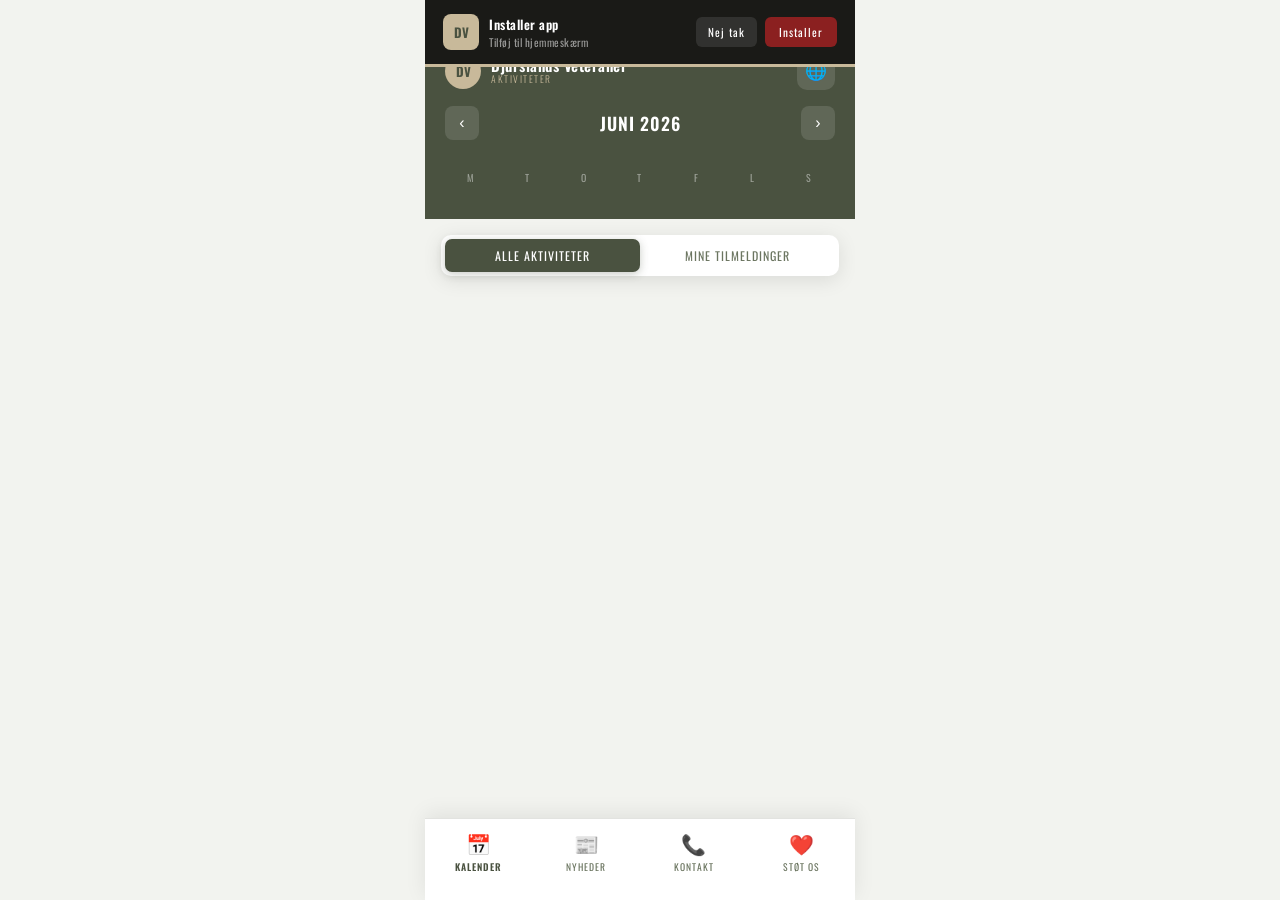
<file: aktiviteter-app.html>
<!DOCTYPE html>
<html lang="da">
<head>
<meta charset="UTF-8">
<meta name="viewport" content="width=device-width, initial-scale=1.0, user-scalable=no">
<meta name="apple-mobile-web-app-capable" content="yes">
<meta name="apple-mobile-web-app-status-bar-style" content="black-translucent">
<meta name="apple-mobile-web-app-title" content="DV Aktiviteter">
<meta name="theme-color" content="#4a5240">
<title>DV Aktiviteter</title>
<link rel="manifest" href="./manifest.json">
<link rel="apple-touch-icon" href="[data-uri]">
<meta name="mobile-web-app-capable" content="yes">
<link rel="preconnect" href="https://fonts.googleapis.com">
<link href="https://fonts.googleapis.com/css2?family=Oswald:wght@300;400;600;700&family=Inter:wght@300;400;500;600&display=swap" rel="stylesheet">
<style>
  :root {
    --olive:     #4a5240;
    --olive-l:   #6b7560;
    --olive-pale:#eceee8;
    --sand:      #c8b99a;
    --red:       #8b2020;
    --white:     #fafaf8;
    --dark:      #1a1a17;
    --mid:       #3d3d38;
    --border:    rgba(74,82,64,0.16);
    --bg:        #f2f3ef;
    --radius:    12px;
    --shadow:    0 4px 20px rgba(0,0,0,0.1);
  }

  * { margin:0; padding:0; box-sizing:border-box; -webkit-tap-highlight-color: transparent; }
  html, body { height: 100%; overflow: hidden; }

  body {
    font-family: 'Inter', system-ui, sans-serif;
    background: var(--bg);
    color: var(--dark);
    display: flex;
    flex-direction: column;
    max-width: 430px;
    margin: 0 auto;
    position: relative;
  }

  /* ── TOP BAR ── */
  .topbar {
    background: var(--olive);
    padding: 52px 20px 16px;
    flex-shrink: 0;
  }
  .topbar-row {
    display: flex;
    align-items: center;
    justify-content: space-between;
    margin-bottom: 16px;
  }
  .topbar-logo {
    display: flex; align-items: center; gap: 10px;
  }
  .topbar-badge {
    width: 36px; height: 36px;
    background: var(--sand);
    border-radius: 50%;
    display: flex; align-items: center; justify-content: center;
    font-family: 'Oswald', sans-serif;
    font-size: 13px; font-weight: 700;
    color: var(--olive);
  }
  .topbar-name {
    font-family: 'Oswald', sans-serif;
    font-size: 0.95rem; font-weight: 600;
    color: white;
    letter-spacing: 0.5px;
    line-height: 1.2;
  }
  .topbar-name span {
    display: block;
    font-size: 0.6rem; font-weight: 300;
    color: var(--sand);
    letter-spacing: 1.5px;
    text-transform: uppercase;
  }
  .topbar-icon-btn {
    background: rgba(255,255,255,0.12);
    border: none; border-radius: 10px;
    width: 38px; height: 38px;
    display: flex; align-items: center; justify-content: center;
    font-size: 1.1rem; cursor: pointer;
    color: white;
    transition: background 0.15s;
  }
  .topbar-icon-btn:hover { background: rgba(255,255,255,0.22); }

  /* Month nav */
  .month-nav {
    display: flex; align-items: center; justify-content: space-between;
  }
  .month-nav button {
    background: rgba(255,255,255,0.12);
    border: none; border-radius: 8px;
    width: 34px; height: 34px;
    color: white; font-size: 1rem;
    cursor: pointer;
    display: flex; align-items: center; justify-content: center;
    transition: background 0.15s;
  }
  .month-nav button:hover { background: rgba(255,255,255,0.25); }
  .month-label {
    font-family: 'Oswald', sans-serif;
    font-size: 1.1rem; font-weight: 600;
    color: white;
    letter-spacing: 1px;
    text-transform: uppercase;
  }

  /* ── MINI CALENDAR ── */
  .cal-wrap {
    background: var(--olive);
    padding: 0 20px 20px;
    flex-shrink: 0;
  }
  .cal-grid {
    display: grid;
    grid-template-columns: repeat(7, 1fr);
    gap: 4px;
    margin-top: 10px;
  }
  .cal-dow {
    font-family: 'Oswald', sans-serif;
    font-size: 0.62rem;
    letter-spacing: 1px;
    text-transform: uppercase;
    color: rgba(255,255,255,0.45);
    text-align: center;
    padding: 4px 0;
  }
  .cal-day {
    aspect-ratio: 1;
    display: flex; flex-direction: column;
    align-items: center; justify-content: center;
    border-radius: 8px;
    cursor: pointer;
    transition: background 0.15s;
    position: relative;
  }
  .cal-day:hover { background: rgba(255,255,255,0.12); }
  .cal-day.today { background: rgba(255,255,255,0.18); }
  .cal-day.selected { background: var(--red); }
  .cal-day.other-month { opacity: 0.28; }
  .cal-day-num {
    font-size: 0.82rem; font-weight: 500;
    color: white;
    line-height: 1;
  }
  .cal-dot {
    width: 5px; height: 5px;
    background: var(--sand);
    border-radius: 50%;
    margin-top: 2px;
  }
  .cal-day.selected .cal-dot { background: white; }

  /* ── SCROLL AREA ── */
  .scroll-area {
    flex: 1;
    overflow-y: auto;
    -webkit-overflow-scrolling: touch;
    padding: 16px;
    padding-bottom: 90px;
  }

  /* ── VIEW TOGGLE ── */
  .view-toggle {
    display: flex;
    background: white;
    border-radius: 10px;
    padding: 4px;
    margin-bottom: 16px;
    box-shadow: var(--shadow);
  }
  .vt-btn {
    flex: 1;
    padding: 8px;
    border: none; border-radius: 7px;
    font-family: 'Oswald', sans-serif;
    font-size: 0.75rem;
    letter-spacing: 1px;
    text-transform: uppercase;
    color: var(--olive-l);
    background: transparent;
    cursor: pointer;
    transition: all 0.15s;
  }
  .vt-btn.active {
    background: var(--olive);
    color: white;
    box-shadow: 0 2px 8px rgba(74,82,64,0.3);
  }

  /* ── SECTION LABEL ── */
  .sec-lbl {
    font-family: 'Oswald', sans-serif;
    font-size: 0.68rem;
    letter-spacing: 2px;
    text-transform: uppercase;
    color: var(--olive-l);
    margin: 20px 0 10px 4px;
  }
  .sec-lbl:first-child { margin-top: 0; }

  /* ── AKTIVITET KORT ── */
  .ak-card {
    background: white;
    border-radius: var(--radius);
    box-shadow: var(--shadow);
    margin-bottom: 12px;
    overflow: hidden;
    cursor: pointer;
    transition: transform 0.15s, box-shadow 0.15s;
    display: flex;
    min-height: 90px;
  }
  .ak-card:hover, .ak-card:active { transform: scale(0.985); box-shadow: 0 2px 12px rgba(0,0,0,0.08); }

  .ak-date-col {
    width: 64px;
    background: var(--olive);
    display: flex; flex-direction: column;
    align-items: center; justify-content: center;
    flex-shrink: 0;
    padding: 12px 8px;
  }
  .ak-date-col .day {
    font-family: 'Oswald', sans-serif;
    font-size: 1.6rem; font-weight: 700;
    color: white;
    line-height: 1;
  }
  .ak-date-col .mth {
    font-family: 'Oswald', sans-serif;
    font-size: 0.6rem;
    letter-spacing: 1.5px;
    text-transform: uppercase;
    color: var(--sand);
    margin-top: 2px;
  }
  .ak-date-col .dow {
    font-size: 0.55rem;
    color: rgba(255,255,255,0.5);
    margin-top: 4px;
    font-weight: 300;
  }

  .ak-body {
    flex: 1;
    padding: 14px 16px;
    display: flex;
    flex-direction: column;
    justify-content: space-between;
  }
  .ak-top { }
  .ak-type {
    font-family: 'Oswald', sans-serif;
    font-size: 0.6rem;
    letter-spacing: 1.5px;
    text-transform: uppercase;
    color: var(--red);
    margin-bottom: 3px;
  }
  .ak-title {
    font-family: 'Oswald', sans-serif;
    font-size: 1rem; font-weight: 600;
    color: var(--dark);
    line-height: 1.25;
    margin-bottom: 4px;
  }
  .ak-meta {
    font-size: 0.73rem;
    color: var(--olive-l);
    display: flex; gap: 10px;
    flex-wrap: wrap;
  }
  .ak-arrow {
    font-size: 1.1rem;
    color: var(--olive-l);
    display: flex; align-items: center;
    margin-left: 8px;
    flex-shrink: 0;
  }
  .ak-badge {
    display: inline-block;
    font-family: 'Oswald', sans-serif;
    font-size: 0.58rem;
    letter-spacing: 1px;
    text-transform: uppercase;
    padding: 2px 7px;
    border-radius: 3px;
    background: var(--olive-pale);
    color: var(--olive);
    margin-top: 4px;
  }
  .ak-badge.red { background: #fde8e8; color: var(--red); }
  .ak-badge.full { background: #f0f0f0; color: #888; }

  /* ── BOTTOM NAV ── */
  .bottom-nav {
    position: fixed;
    bottom: 0; left: 50%;
    transform: translateX(-50%);
    width: 100%;
    max-width: 430px;
    background: white;
    border-top: 1px solid var(--border);
    display: flex;
    padding: 8px 0 20px;
    box-shadow: 0 -4px 20px rgba(0,0,0,0.08);
    z-index: 100;
  }
  .bn-item {
    flex: 1;
    display: flex; flex-direction: column;
    align-items: center; justify-content: center;
    gap: 3px;
    padding: 6px;
    cursor: pointer;
    border: none; background: none;
    transition: all 0.15s;
  }
  .bn-icon { font-size: 1.25rem; }
  .bn-lbl {
    font-family: 'Oswald', sans-serif;
    font-size: 0.6rem;
    letter-spacing: 1px;
    text-transform: uppercase;
    color: var(--olive-l);
  }
  .bn-item.active .bn-lbl { color: var(--olive); font-weight: 600; }
  .bn-item.active .bn-icon { filter: saturate(1.5); }

  /* ── TILMELDING SHEET ── */
  .sheet-overlay {
    display: none;
    position: fixed;
    inset: 0;
    background: rgba(0,0,0,0.5);
    z-index: 500;
    backdrop-filter: blur(3px);
  }
  .sheet-overlay.open { display: flex; align-items: flex-end; }
  .sheet {
    background: var(--white);
    border-radius: 24px 24px 0 0;
    width: 100%;
    max-width: 430px;
    margin: 0 auto;
    overflow: hidden;
    transform: translateY(100%);
    transition: transform 0.35s cubic-bezier(0.34, 1.26, 0.64, 1);
    max-height: 92vh;
    overflow-y: auto;
  }
  .sheet-overlay.open .sheet { transform: translateY(0); }

  .sheet-handle {
    width: 40px; height: 4px;
    background: var(--border);
    border-radius: 2px;
    margin: 14px auto 0;
  }
  .sheet-header {
    padding: 16px 22px 0;
    display: flex; align-items: flex-start; justify-content: space-between;
  }
  .sheet-ev-type {
    font-family: 'Oswald', sans-serif;
    font-size: 0.65rem;
    letter-spacing: 1.8px;
    text-transform: uppercase;
    color: var(--red);
    margin-bottom: 4px;
  }
  .sheet-ev-title {
    font-family: 'Oswald', sans-serif;
    font-size: 1.3rem; font-weight: 600;
    color: var(--dark);
    line-height: 1.2;
  }
  .sheet-close {
    background: var(--olive-pale);
    border: none; border-radius: 50%;
    width: 34px; height: 34px;
    display: flex; align-items: center; justify-content: center;
    font-size: 0.9rem; cursor: pointer;
    color: var(--mid);
    flex-shrink: 0;
    margin-left: 12px;
    transition: background 0.15s;
  }
  .sheet-close:hover { background: var(--border); }

  .sheet-details {
    padding: 16px 22px;
    display: flex; gap: 10px; flex-wrap: wrap;
    border-bottom: 1px solid var(--border);
  }
  .sheet-det-chip {
    display: flex; align-items: center; gap: 6px;
    background: var(--olive-pale);
    border-radius: 8px;
    padding: 7px 12px;
    font-size: 0.8rem;
    color: var(--olive);
  }

  .sheet-desc {
    padding: 16px 22px;
    font-size: 0.88rem;
    color: var(--mid);
    line-height: 1.65;
    border-bottom: 1px solid var(--border);
  }

  .sheet-form {
    padding: 20px 22px 32px;
  }
  .sheet-form h3 {
    font-family: 'Oswald', sans-serif;
    font-size: 0.8rem;
    letter-spacing: 1.5px;
    text-transform: uppercase;
    color: var(--olive);
    margin-bottom: 16px;
  }
  .form-group { margin-bottom: 14px; }
  .form-group label {
    display: block;
    font-size: 0.75rem;
    font-weight: 500;
    color: var(--olive-l);
    margin-bottom: 5px;
    font-family: 'Oswald', sans-serif;
    letter-spacing: 0.8px;
    text-transform: uppercase;
  }
  .form-group input, .form-group select, .form-group textarea {
    width: 100%;
    padding: 12px 14px;
    border: 1.5px solid var(--border);
    border-radius: 10px;
    font-size: 0.9rem;
    color: var(--dark);
    background: white;
    font-family: 'Inter', sans-serif;
    transition: border-color 0.15s;
    -webkit-appearance: none;
  }
  .form-group input:focus, .form-group select:focus, .form-group textarea:focus {
    outline: none;
    border-color: var(--olive);
  }
  .form-group textarea { resize: none; height: 80px; }

  .form-row { display: grid; grid-template-columns: 1fr 1fr; gap: 10px; }

  .submit-btn {
    width: 100%;
    padding: 16px;
    background: var(--olive);
    color: white;
    border: none;
    border-radius: 12px;
    font-family: 'Oswald', sans-serif;
    font-size: 0.95rem;
    letter-spacing: 2px;
    text-transform: uppercase;
    cursor: pointer;
    margin-top: 6px;
    transition: background 0.2s, transform 0.1s;
  }
  .submit-btn:hover { background: #3d4636; }
  .submit-btn:active { transform: scale(0.98); }

  /* ── BEKRÆFTELSE ── */
  .confirm-view {
    display: none;
    padding: 32px 22px 40px;
    text-align: center;
  }
  .confirm-view.show { display: block; }
  .confirm-icon {
    width: 72px; height: 72px;
    background: #e8f0e8;
    border-radius: 50%;
    display: flex; align-items: center; justify-content: center;
    font-size: 2rem;
    margin: 0 auto 20px;
    animation: popIn 0.4s cubic-bezier(0.34, 1.56, 0.64, 1) both;
  }
  @keyframes popIn {
    from { transform: scale(0); opacity: 0; }
    to   { transform: scale(1); opacity: 1; }
  }
  .confirm-title {
    font-family: 'Oswald', sans-serif;
    font-size: 1.5rem; font-weight: 600;
    color: var(--olive);
    margin-bottom: 10px;
  }
  .confirm-sub { font-size: 0.88rem; color: var(--mid); line-height: 1.6; margin-bottom: 24px; }
  .confirm-close {
    padding: 14px 32px;
    background: var(--olive);
    color: white;
    border: none; border-radius: 12px;
    font-family: 'Oswald', sans-serif;
    font-size: 0.88rem;
    letter-spacing: 1.5px;
    text-transform: uppercase;
    cursor: pointer;
  }

  /* ── EMPTY STATE ── */
  .empty-state {
    text-align: center;
    padding: 48px 24px;
    color: var(--olive-l);
  }
  .empty-state .ico { font-size: 3rem; margin-bottom: 14px; }
  .empty-state p { font-size: 0.88rem; font-style: italic; }

  /* ── SCROLL ── */
  .scroll-area::-webkit-scrollbar { display: none; }
</style>
</head>
<body>

<!-- ═══ TOP BAR ═══ -->
<div class="topbar">
  <div class="topbar-row">
    <div class="topbar-logo">
      <div class="topbar-badge">DV</div>
      <div class="topbar-name">
        Djurslands Veteraner
        <span>Aktiviteter</span>
      </div>
    </div>
    <button class="topbar-icon-btn" onclick="goToSite()">🌐</button>
  </div>
  <div class="month-nav">
    <button onclick="changeMonth(-1)">‹</button>
    <div class="month-label" id="month-label">Juni 2026</div>
    <button onclick="changeMonth(1)">›</button>
  </div>
</div>

<!-- ═══ MINI KALENDER ═══ -->
<div class="cal-wrap">
  <div class="cal-grid" id="cal-dow-row">
    <div class="cal-dow">M</div>
    <div class="cal-dow">T</div>
    <div class="cal-dow">O</div>
    <div class="cal-dow">T</div>
    <div class="cal-dow">F</div>
    <div class="cal-dow">L</div>
    <div class="cal-dow">S</div>
  </div>
  <div class="cal-grid" id="cal-grid"></div>
</div>

<!-- ═══ SCROLL AREA ═══ -->
<div class="scroll-area">
  <div class="view-toggle">
    <button class="vt-btn active" id="vt-all" onclick="setView('all')">Alle aktiviteter</button>
    <button class="vt-btn" id="vt-mine" onclick="setView('mine')">Mine tilmeldinger</button>
  </div>
  <div id="activity-list"></div>
</div>

<!-- ═══ BOTTOM NAV ═══ -->
<div class="bottom-nav">
  <button class="bn-item active">
    <div class="bn-icon">📅</div>
    <div class="bn-lbl">Kalender</div>
  </button>
  <button class="bn-item" onclick="goToSite('#nyheder')">
    <div class="bn-icon">📰</div>
    <div class="bn-lbl">Nyheder</div>
  </button>
  <button class="bn-item" onclick="goToSite('#kontakt')">
    <div class="bn-icon">📞</div>
    <div class="bn-lbl">Kontakt</div>
  </button>
  <button class="bn-item" onclick="goToSite('#stoet-os')">
    <div class="bn-icon">❤️</div>
    <div class="bn-lbl">Støt os</div>
  </button>
</div>

<!-- ═══ TILMELDING SHEET ═══ -->
<div class="sheet-overlay" id="sheet-overlay" onclick="closeSheetOverlay(event)">
  <div class="sheet" id="sheet">
    <div class="sheet-handle"></div>

    <!-- Aktivitetsdetaljer + formular -->
    <div id="sheet-content">
      <div class="sheet-header">
        <div>
          <div class="sheet-ev-type" id="sh-type"></div>
          <div class="sheet-ev-title" id="sh-title"></div>
        </div>
        <button class="sheet-close" onclick="closeSheet()">✕</button>
      </div>
      <div class="sheet-details" id="sh-details"></div>
      <div class="sheet-desc" id="sh-desc"></div>
      <div class="sheet-form">
        <h3>Tilmelding</h3>
        <div class="form-row">
          <div class="form-group">
            <label>Fornavn</label>
            <input type="text" id="f-fornavn" placeholder="Dit fornavn" autocomplete="given-name">
          </div>
          <div class="form-group">
            <label>Efternavn</label>
            <input type="text" id="f-efternavn" placeholder="Efternavn" autocomplete="family-name">
          </div>
        </div>
        <div class="form-group">
          <label>Telefon</label>
          <input type="tel" id="f-tlf" placeholder="Dit mobilnummer" autocomplete="tel">
        </div>
        <div class="form-group">
          <label>Email</label>
          <input type="email" id="f-email" placeholder="din@email.dk" autocomplete="email">
        </div>
        <div class="form-group">
          <label>Antal deltagere</label>
          <select id="f-antal">
            <option value="1">1 person (kun mig)</option>
            <option value="2">2 personer</option>
            <option value="3">3 personer</option>
            <option value="4">4 personer</option>
            <option value="5+">5 eller flere</option>
          </select>
        </div>
        <div class="form-group">
          <label>Besked (valgfri)</label>
          <textarea id="f-besked" placeholder="Særlige ønsker, spørgsmål eller kommentarer..."></textarea>
        </div>
        <button class="submit-btn" onclick="submitTilmelding()">
          ✓ &nbsp; Tilmeld mig
        </button>
      </div>
    </div>

    <!-- Bekræftelse -->
    <div class="confirm-view" id="confirm-view">
      <div class="confirm-icon">✓</div>
      <div class="confirm-title">Du er tilmeldt!</div>
      <div class="confirm-sub" id="confirm-txt">
        Vi glæder os til at se dig.<br>
        Du modtager en bekræftelse på din email.
      </div>
      <button class="confirm-close" onclick="closeSheet()">Luk</button>
    </div>
  </div>
</div>

</script>
<script src="./dv-data.js"></script>
<script>
/* ════════════════════════════════════════════
   AKTIVITETS-DATA — styres fra ./dv-data.js
   Ret KUN aktiviteter i dv-data.js
   ════════════════════════════════════════════ */
const AKTIVITETER = DV_DATA.aktiviteter;

const MAANEDER   = DV_UTIL.MND_F;
const DAGE_SHORT = ["Man","Tir","Ons","Tor","Fre","Lør","Søn"];

let currentYear = 2026;
let currentMonth = 5; // 0-indexed, 5 = juni
let selectedDate = null;
let currentView = 'all';
let myTilmeldinger = JSON.parse(localStorage.getItem('dv_tilmeldinger') || '[]');
let activeActivity = null;

/* ── Kalender ── */
function renderCalendar() {
  document.getElementById('month-label').textContent = MAANEDER[currentMonth] + ' ' + currentYear;
  const grid = document.getElementById('cal-grid');
  grid.innerHTML = '';

  const first = new Date(currentYear, currentMonth, 1);
  let startDow = first.getDay(); // 0=sun
  startDow = startDow === 0 ? 6 : startDow - 1; // Mon=0

  const daysInMonth = new Date(currentYear, currentMonth + 1, 0).getDate();
  const daysInPrev  = new Date(currentYear, currentMonth, 0).getDate();
  const today       = new Date();

  // Event days set
  const eventDays = new Set(
    AKTIVITETER
      .filter(a => {
        const d = new Date(a.dato);
        return d.getFullYear() === currentYear && d.getMonth() === currentMonth;
      })
      .map(a => new Date(a.dato).getDate())
  );

  let cells = [];
  for (let i = startDow - 1; i >= 0; i--) cells.push({ d: daysInPrev - i, other: true });
  for (let d = 1; d <= daysInMonth; d++) cells.push({ d, other: false });
  while (cells.length % 7 !== 0) { cells.push({ d: cells.length - daysInMonth - startDow + 1, other: true }); }

  cells.forEach(({ d, other }) => {
    const el = document.createElement('div');
    el.className = 'cal-day' + (other ? ' other-month' : '');

    const isToday = !other &&
      d === today.getDate() &&
      currentMonth === today.getMonth() &&
      currentYear === today.getFullYear();
    if (isToday) el.classList.add('today');

    const isSelected = !other && selectedDate &&
      d === selectedDate.getDate() &&
      currentMonth === selectedDate.getMonth() &&
      currentYear === selectedDate.getFullYear();
    if (isSelected) el.classList.add('selected');

    el.innerHTML = `<div class="cal-day-num">${d}</div>${!other && eventDays.has(d) ? '<div class="cal-dot"></div>' : ''}`;

    if (!other) {
      el.onclick = () => {
        selectedDate = new Date(currentYear, currentMonth, d);
        renderCalendar();
        renderList();
      };
    }
    grid.appendChild(el);
  });
}

function changeMonth(dir) {
  currentMonth += dir;
  if (currentMonth > 11) { currentMonth = 0; currentYear++; }
  if (currentMonth < 0)  { currentMonth = 11; currentYear--; }
  selectedDate = null;
  renderCalendar();
  renderList();
}

/* ── Aktivitetsliste ── */
function renderList() {
  const list = document.getElementById('activity-list');
  list.innerHTML = '';

  let items = [...AKTIVITETER].sort((a, b) => a.dato.localeCompare(b.dato));

  // Fjern udløbne aktiviteter automatisk
  const now = new Date(); now.setHours(0,0,0,0);
  items = items.filter(a => { const d=new Date(a.dato); d.setHours(0,0,0,0); return d >= now; });

  if (currentView === 'mine') {
    items = items.filter(a => DV_STORE.isTilmeldt(a.id));
  }

  if (selectedDate) {
    const ds = selectedDate.toISOString().slice(0,10);
    items = items.filter(a => a.dato === ds);
  } else {
    items = items.filter(a => {
      const d = new Date(a.dato);
      return d.getFullYear() === currentYear && d.getMonth() === currentMonth;
    });
  }

  if (items.length === 0) {
    list.innerHTML = `<div class="empty-state"><div class="ico">📅</div><p>${currentView === 'mine' ? 'Du er ikke tilmeldt nogen aktiviteter endnu.' : 'Ingen aktiviteter denne ${selectedDate ? "dag" : "måned"}.'}</p></div>`;
    return;
  }

  let lastMonth = null;
  items.forEach(a => {
    const d = new Date(a.dato);
    const mLabel = MAANEDER[d.getMonth()] + ' ' + d.getFullYear();
    if (mLabel !== lastMonth && !selectedDate) {
      const lbl = document.createElement('div');
      lbl.className = 'sec-lbl';
      lbl.textContent = mLabel;
      list.appendChild(lbl);
      lastMonth = mLabel;
    }
    list.appendChild(makeCard(a, d));
  });
}

function makeCard(a, d) {
  const el = document.createElement('div');
  el.className = 'ak-card';
  const isMine = myTilmeldinger.includes(a.id);
  const pladserLeft = a.pladser ? a.pladser - a.tilmeldte : null;
  const badgeHtml = isMine
    ? '<span class="ak-badge" style="background:#e8f0e8;color:var(--olive);">✓ Tilmeldt</span>'
    : a.badge ? `<span class="ak-badge ${a.badge === 'Vigtigt' ? 'red' : ''}">${a.badge}</span>` : '';

  el.innerHTML = `
    <div class="ak-date-col">
      <div class="day">${d.getDate()}</div>
      <div class="mth">${MAANEDER[d.getMonth()].slice(0,3)}</div>
      <div class="dow">${DAGE_SHORT[d.getDay() === 0 ? 6 : d.getDay()-1]}</div>
    </div>
    <div class="ak-body">
      <div class="ak-top">
        <div class="ak-type">${a.type}</div>
        <div class="ak-title">${a.titel}</div>
        <div class="ak-meta">
          <span>⏰ ${a.tid}</span>
          <span>📍 ${a.sted}</span>
          ${a.pladser ? `<span>👥 ${pladserLeft} pladser tilbage</span>` : ''}
        </div>
        ${badgeHtml}
      </div>
    </div>
    <div class="ak-arrow">›</div>
  `;
  el.onclick = () => openSheet(a);
  return el;
}

/* ── Sheet ── */
function openSheet(a) {
  activeActivity = a;
  const d = new Date(a.dato);

  document.getElementById('sh-type').textContent = a.type;
  document.getElementById('sh-title').textContent = a.titel;
  document.getElementById('sh-desc').textContent = a.beskrivelse;

  const pladserLeft = a.pladser ? a.pladser - a.tilmeldte : null;
  document.getElementById('sh-details').innerHTML = `
    <div class="sheet-det-chip">📅 ${d.getDate()}. ${MAANEDER[d.getMonth()]} ${d.getFullYear()}</div>
    <div class="sheet-det-chip">⏰ ${a.tid}</div>
    <div class="sheet-det-chip">📍 ${a.sted}</div>
    ${pladserLeft !== null ? `<div class="sheet-det-chip">👥 ${pladserLeft} pladser</div>` : ''}
  `;

  // Reset form
  document.getElementById('sheet-content').style.display = 'block';
  document.getElementById('confirm-view').classList.remove('show');
  ['f-fornavn','f-efternavn','f-tlf','f-email','f-besked'].forEach(id => {
    document.getElementById(id).value = '';
  });

  document.getElementById('sheet-overlay').classList.add('open');
  document.body.style.overflow = 'hidden';
}

function closeSheet() {
  document.getElementById('sheet-overlay').classList.remove('open');
  document.body.style.overflow = '';
  activeActivity = null;
}

function closeSheetOverlay(e) {
  if (e.target === document.getElementById('sheet-overlay')) closeSheet();
}

function submitTilmelding() {
  const fornavn  = document.getElementById('f-fornavn').value.trim();
  const efternavn = document.getElementById('f-efternavn').value.trim();
  const tlf      = document.getElementById('f-tlf').value.trim();
  const email    = document.getElementById('f-email').value.trim();

  if (!fornavn || !efternavn || !tlf) {
    alert('Udfyld venligst fornavn, efternavn og telefon.');
    return;
  }

  // Save to local storage
  if (activeActivity && !myTilmeldinger.includes(activeActivity.id)) {
    myTilmeldinger.push(activeActivity.id);
    localStorage.setItem('dv_tilmeldinger', JSON.stringify(myTilmeldinger));
    // Increment counter locally
    AKTIVITETER.find(a => a.id === activeActivity.id).tilmeldte++;
  }

  // Gem via fælles DV_STORE
  DV_STORE.save({
    akId:  activeActivity.id,
    navn:  fornavn + ' ' + efternavn,
    tlf:   tlf,
    email: email,
    antal: document.getElementById('f-antal').value,
    rolle: 'Ikke angivet',
    besked: ''
  });

  document.getElementById('sheet-content').style.display = 'none';
  document.getElementById('confirm-txt').innerHTML =
    `<strong>${fornavn}</strong>, du er tilmeldt<br>
     <strong>${activeActivity.titel}</strong><br>
     ${DV_UTIL.datoStr(activeActivity.dato)} · ${activeActivity.tid}<br><br>
     ${email ? 'Vi sender bekræftelse til ' + email + '.' : 'Kontakt os på 22 14 09 59 ved spørgsmål.'}`;
  document.getElementById('confirm-view').classList.add('show');

  renderList();
  renderCalendar();
}

/* ── View toggle ── */
function setView(v) {
  currentView = v;
  document.getElementById('vt-all').classList.toggle('active', v === 'all');
  document.getElementById('vt-mine').classList.toggle('active', v === 'mine');
  renderList();
}

/* ── Go to main site ── */
function goToSite(hash) {
  window.open('./index.html' + (hash || ''), '_blank');
}

/* ── Init ── */
renderCalendar();
renderList();
</script>

<!-- PWA INSTALL BANNER -->
<div id="install-banner" style="display:none;position:fixed;top:0;left:0;right:0;background:var(--dark);color:white;z-index:9999;padding:14px 18px;display:flex;align-items:center;justify-content:space-between;gap:12px;border-bottom:3px solid var(--sand);max-width:430px;margin:0 auto;">
  <div style="display:flex;align-items:center;gap:10px;flex:1;">
    <div style="width:36px;height:36px;background:var(--sand);border-radius:8px;display:flex;align-items:center;justify-content:center;font-family:'Oswald',sans-serif;font-weight:700;font-size:13px;color:var(--olive);flex-shrink:0;">DV</div>
    <div style="font-family:'Oswald',sans-serif;font-size:0.8rem;letter-spacing:0.5px;">
      <div style="font-weight:600;color:white;">Installer app</div>
      <div style="font-size:0.68rem;color:rgba(255,255,255,0.55);letter-spacing:0.5px;">Tilføj til hjemmeskærm</div>
    </div>
  </div>
  <div style="display:flex;gap:8px;flex-shrink:0;">
    <button onclick="dismissInstall()" style="background:rgba(255,255,255,0.1);border:none;color:white;padding:7px 12px;border-radius:6px;font-family:'Oswald',sans-serif;font-size:0.7rem;letter-spacing:1px;cursor:pointer;">Nej tak</button>
    <button id="install-btn" onclick="installApp()" style="background:var(--red);border:none;color:white;padding:7px 14px;border-radius:6px;font-family:'Oswald',sans-serif;font-size:0.7rem;letter-spacing:1px;cursor:pointer;">Installer</button>
  </div>
</div>

<!-- iOS INSTALL GUIDE (vises kun på Safari/iOS) -->
<div id="ios-banner" style="display:none;position:fixed;bottom:80px;left:12px;right:12px;background:var(--dark);color:white;border-radius:14px;padding:16px 18px;z-index:9999;border:1px solid rgba(255,255,255,0.12);box-shadow:0 8px 30px rgba(0,0,0,0.4);max-width:406px;margin:0 auto;">
  <div style="display:flex;justify-content:space-between;align-items:flex-start;margin-bottom:10px;">
    <div style="font-family:'Oswald',sans-serif;font-size:0.85rem;font-weight:600;letter-spacing:1px;color:var(--sand);">📲 Installer på din iPhone/iPad</div>
    <button onclick="document.getElementById('ios-banner').style.display='none'" style="background:none;border:none;color:rgba(255,255,255,0.4);font-size:1rem;cursor:pointer;padding:0 0 0 12px;">✕</button>
  </div>
  <ol style="padding-left:18px;font-size:0.8rem;color:rgba(255,255,255,0.75);line-height:1.8;">
    <li>Tryk på <strong style="color:white;">Del-ikonet</strong> <span style="font-size:1rem;">⬆️</span> i bunden af Safari</li>
    <li>Scroll ned og tryk <strong style="color:white;">"Føj til hjemmeskærm"</strong></li>
    <li>Tryk <strong style="color:white;">"Tilføj"</strong> — færdig! ✓</li>
  </ol>
  <div style="margin-top:10px;font-size:0.72rem;color:rgba(255,255,255,0.35);font-style:italic;">Appen virker offline og opdateres automatisk</div>
</div>


<script>
// PWA Install
// Tilmeldinger via fælles DV_STORE
let myTilmeldinger = { 
  includes: (id) => DV_STORE.isTilmeldt(id),
  push: (id) => {} // handled by DV_STORE.save
};

let deferredPrompt = null;

window.addEventListener('beforeinstallprompt', e => {
  e.preventDefault();
  deferredPrompt = e;
  document.getElementById('install-banner').style.display = 'flex';
});

function installApp() {
  if (deferredPrompt) {
    deferredPrompt.prompt();
    deferredPrompt.userChoice.then(() => {
      deferredPrompt = null;
      document.getElementById('install-banner').style.display = 'none';
    });
  }
}

function dismissInstall() {
  document.getElementById('install-banner').style.display = 'none';
  localStorage.setItem('install_dismissed', '1');
}

// iOS detection
const isIOS = /iphone|ipad|ipod/i.test(navigator.userAgent);
const isStandalone = window.navigator.standalone === true;
const dismissed = localStorage.getItem('ios_install_dismissed');

if (isIOS && !isStandalone && !dismissed) {
  setTimeout(() => {
    document.getElementById('ios-banner').style.display = 'block';
  }, 3000);
}

document.getElementById('ios-banner').querySelector('button').addEventListener('click', () => {
  localStorage.setItem('ios_install_dismissed', '1');
});

// Service Worker
if ('serviceWorker' in navigator) {
  navigator.serviceWorker.register('sw.js').catch(() => {});
}
</script>
</body>
</html>
</file>
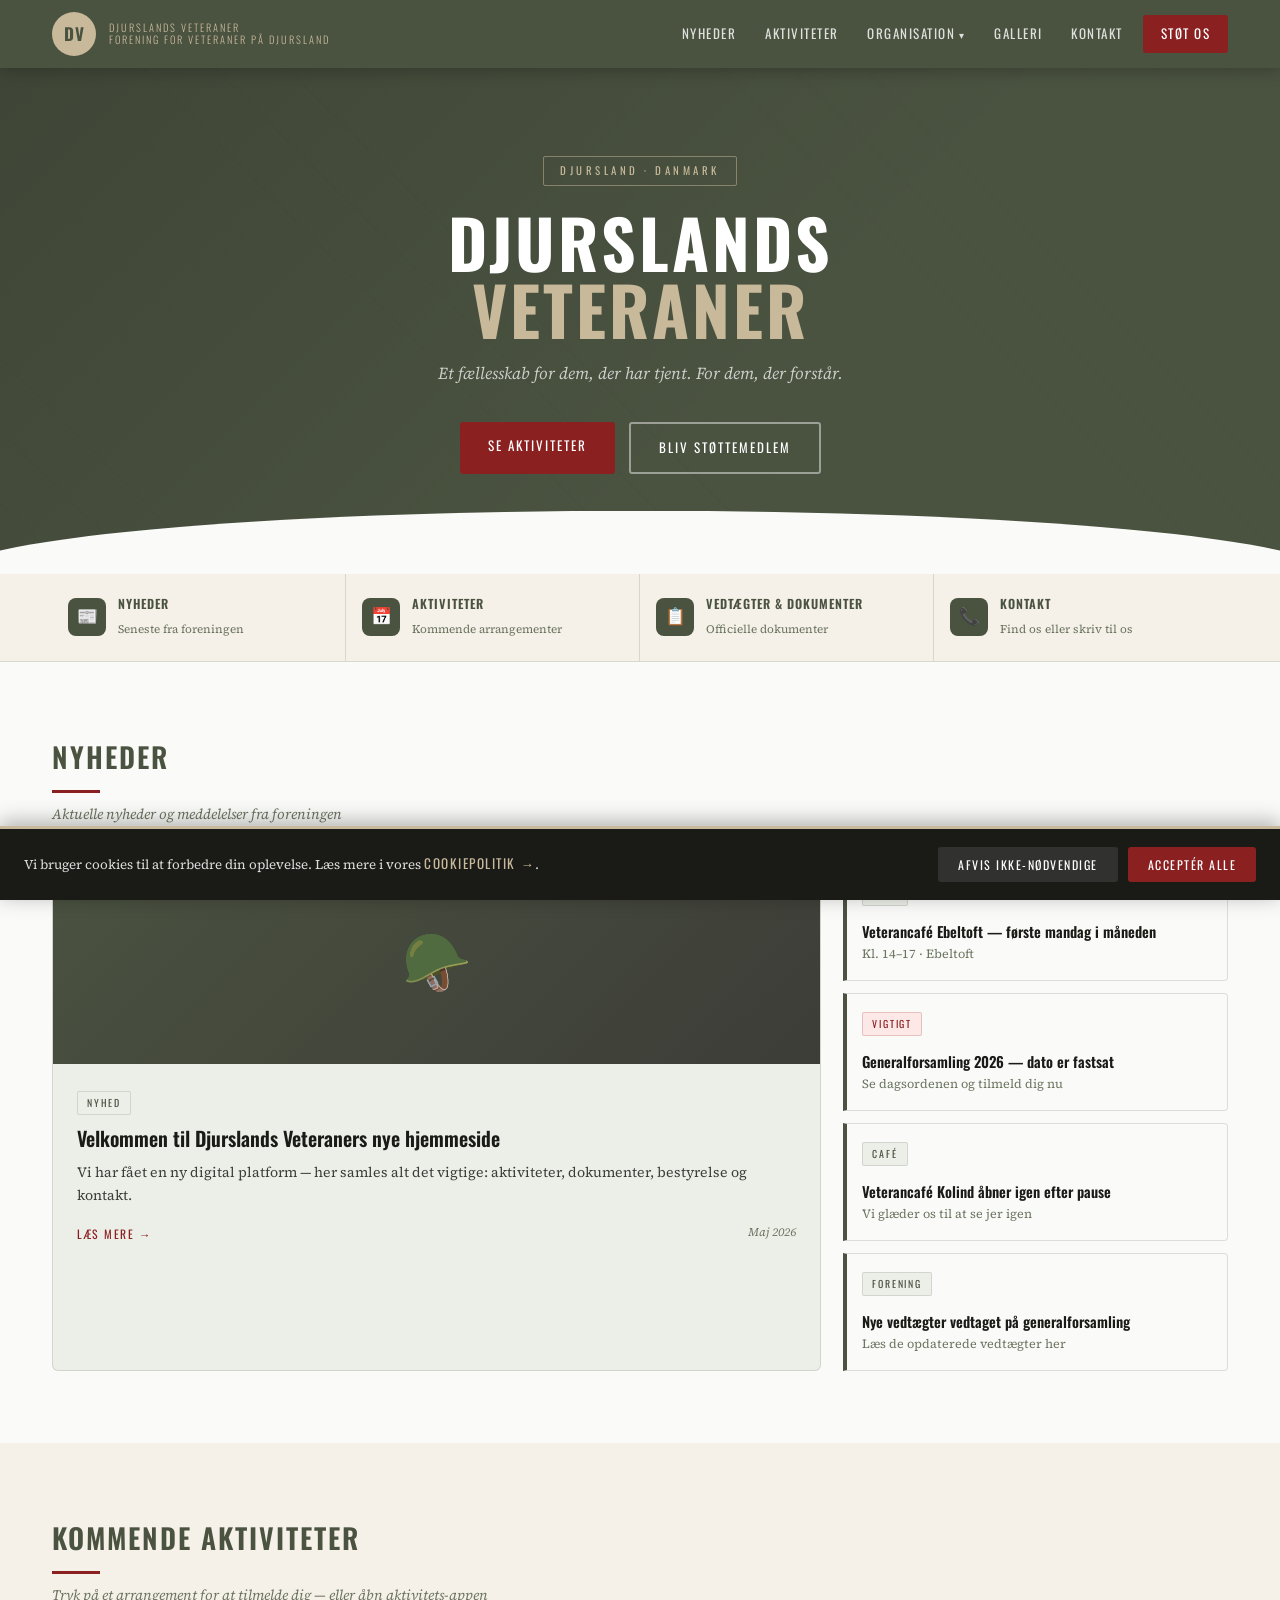
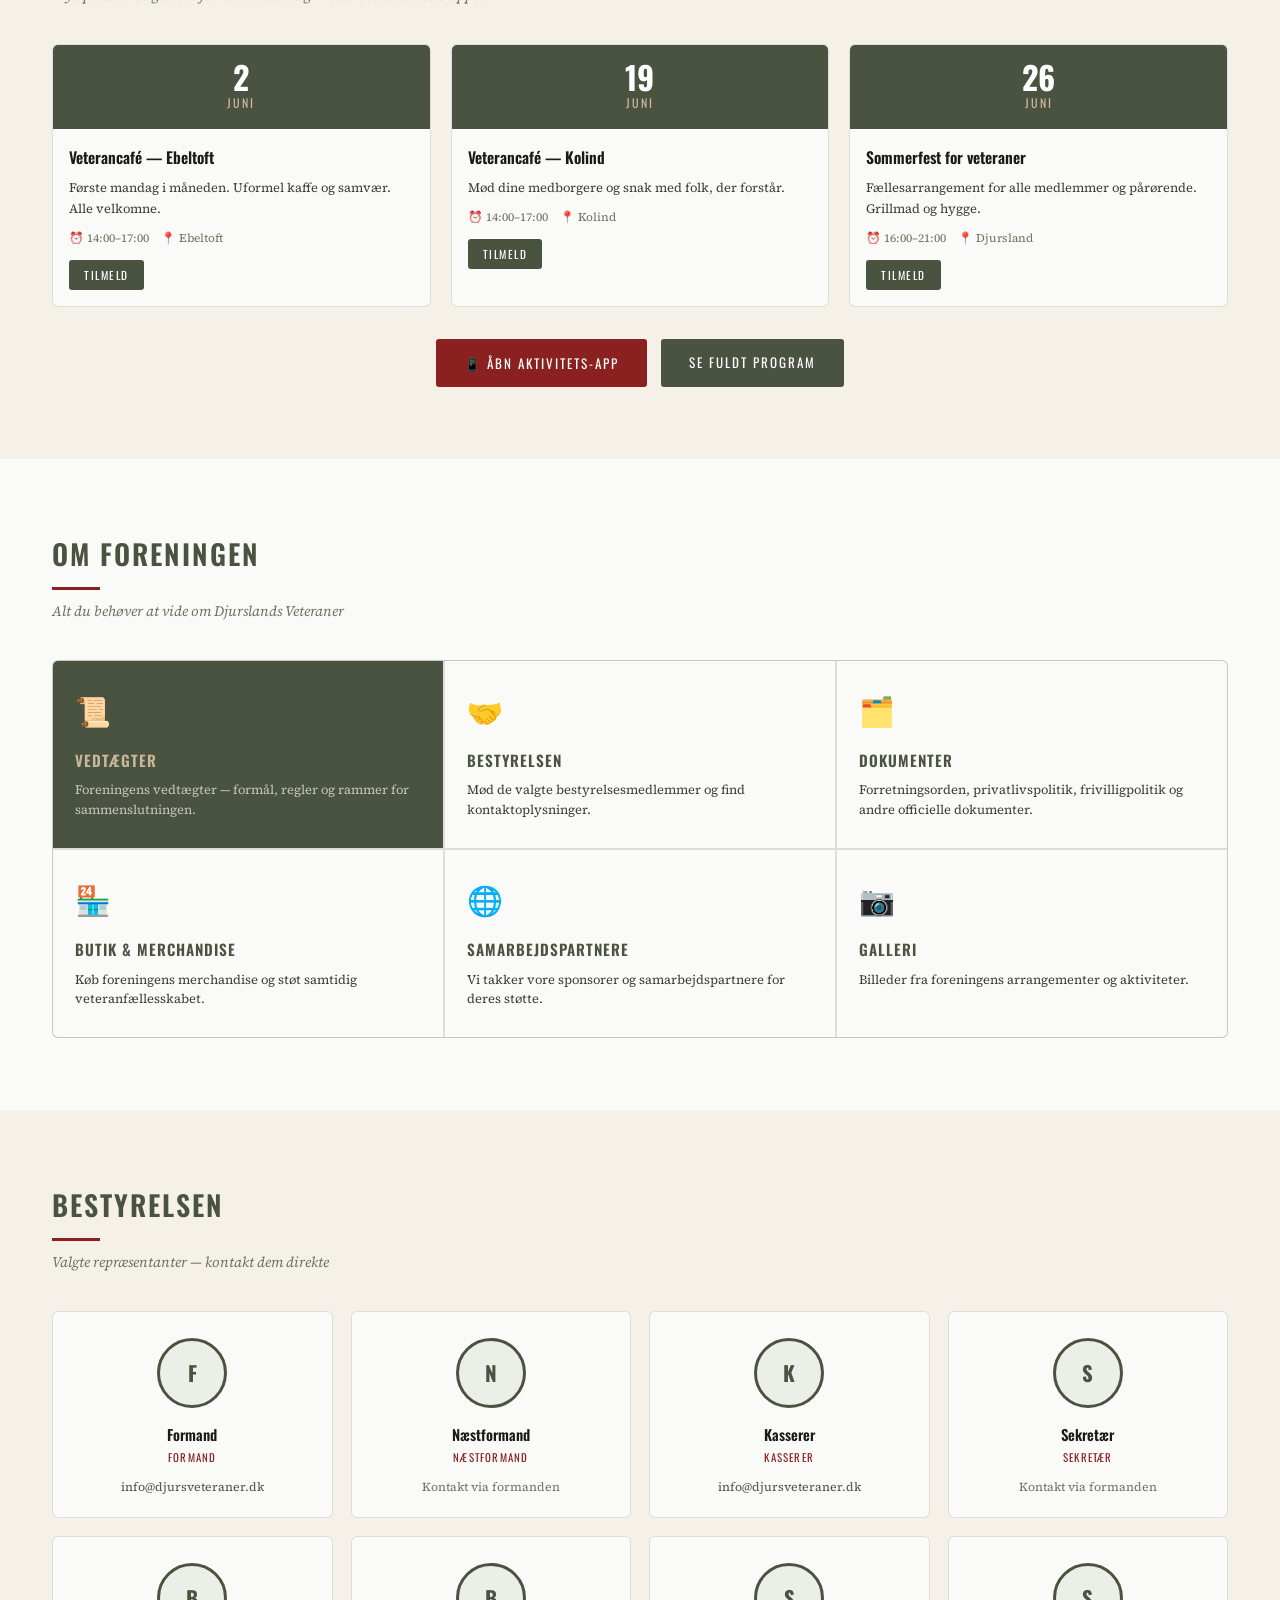
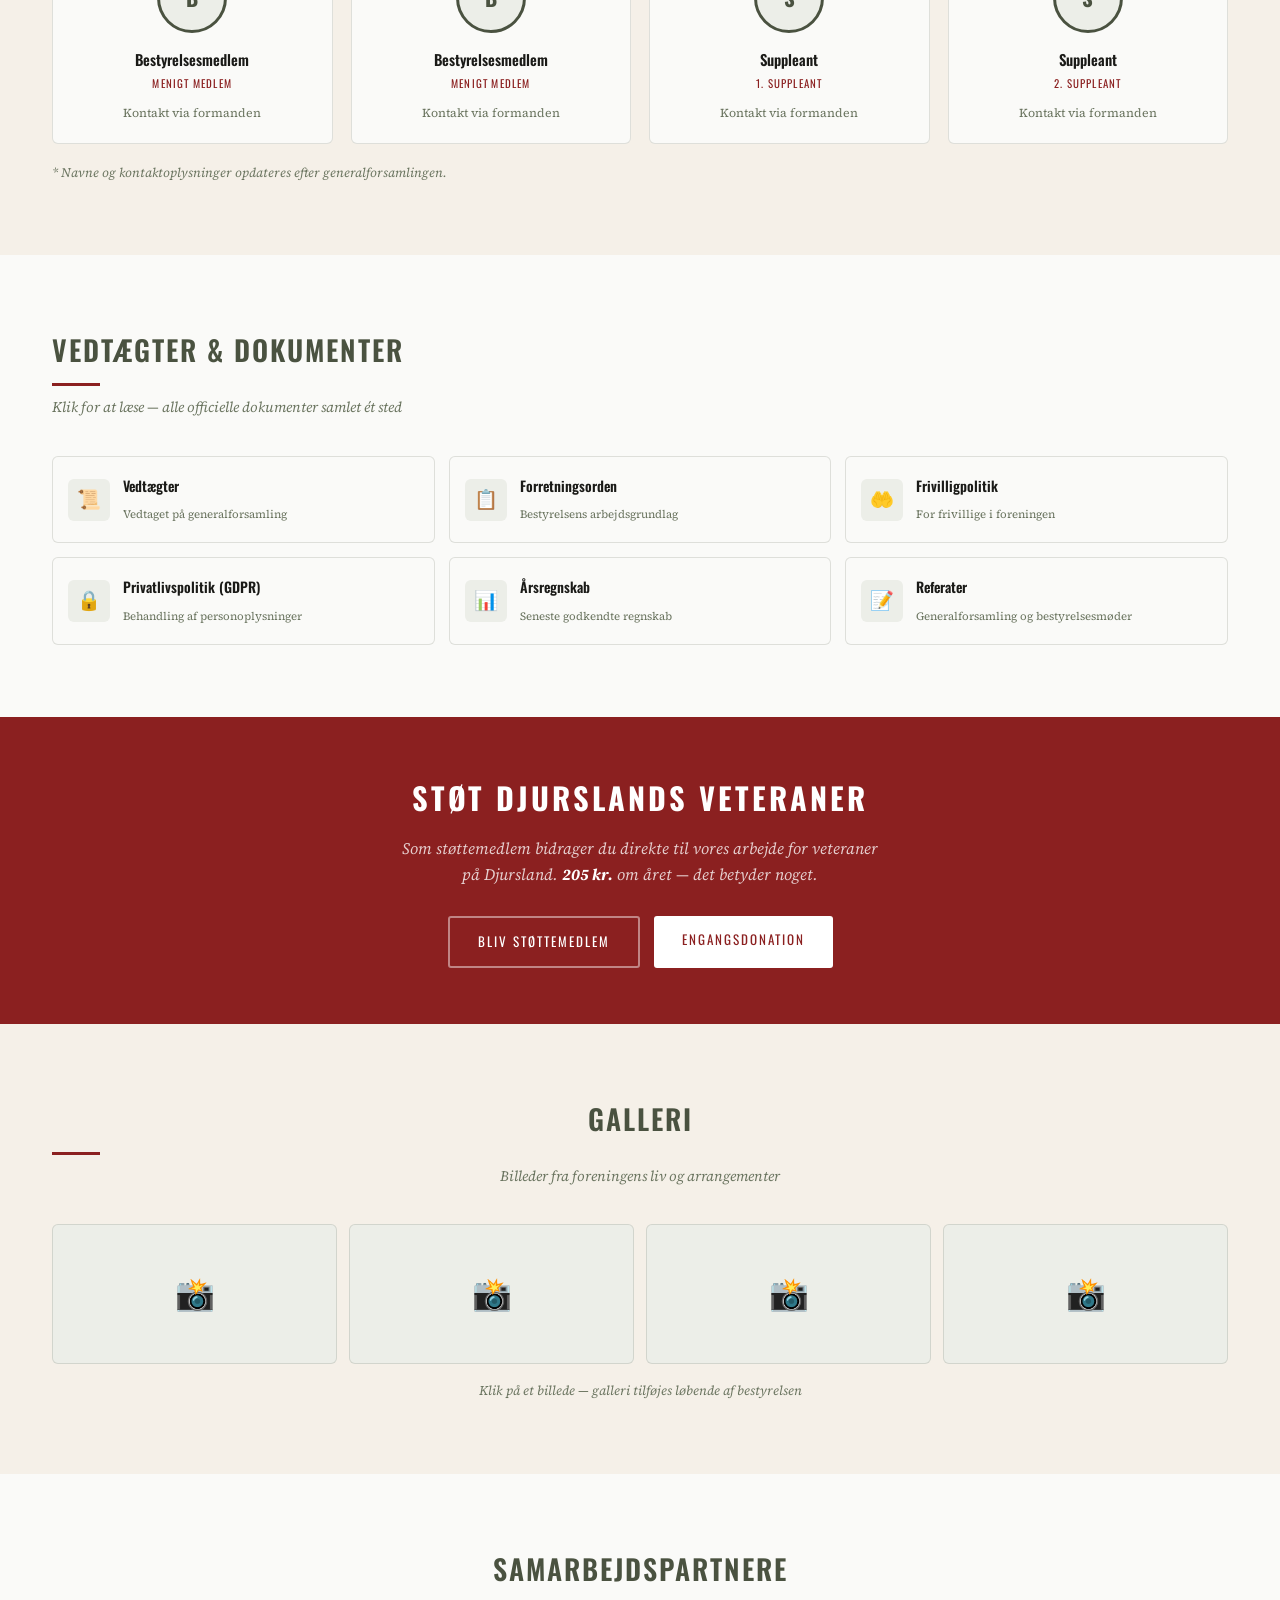
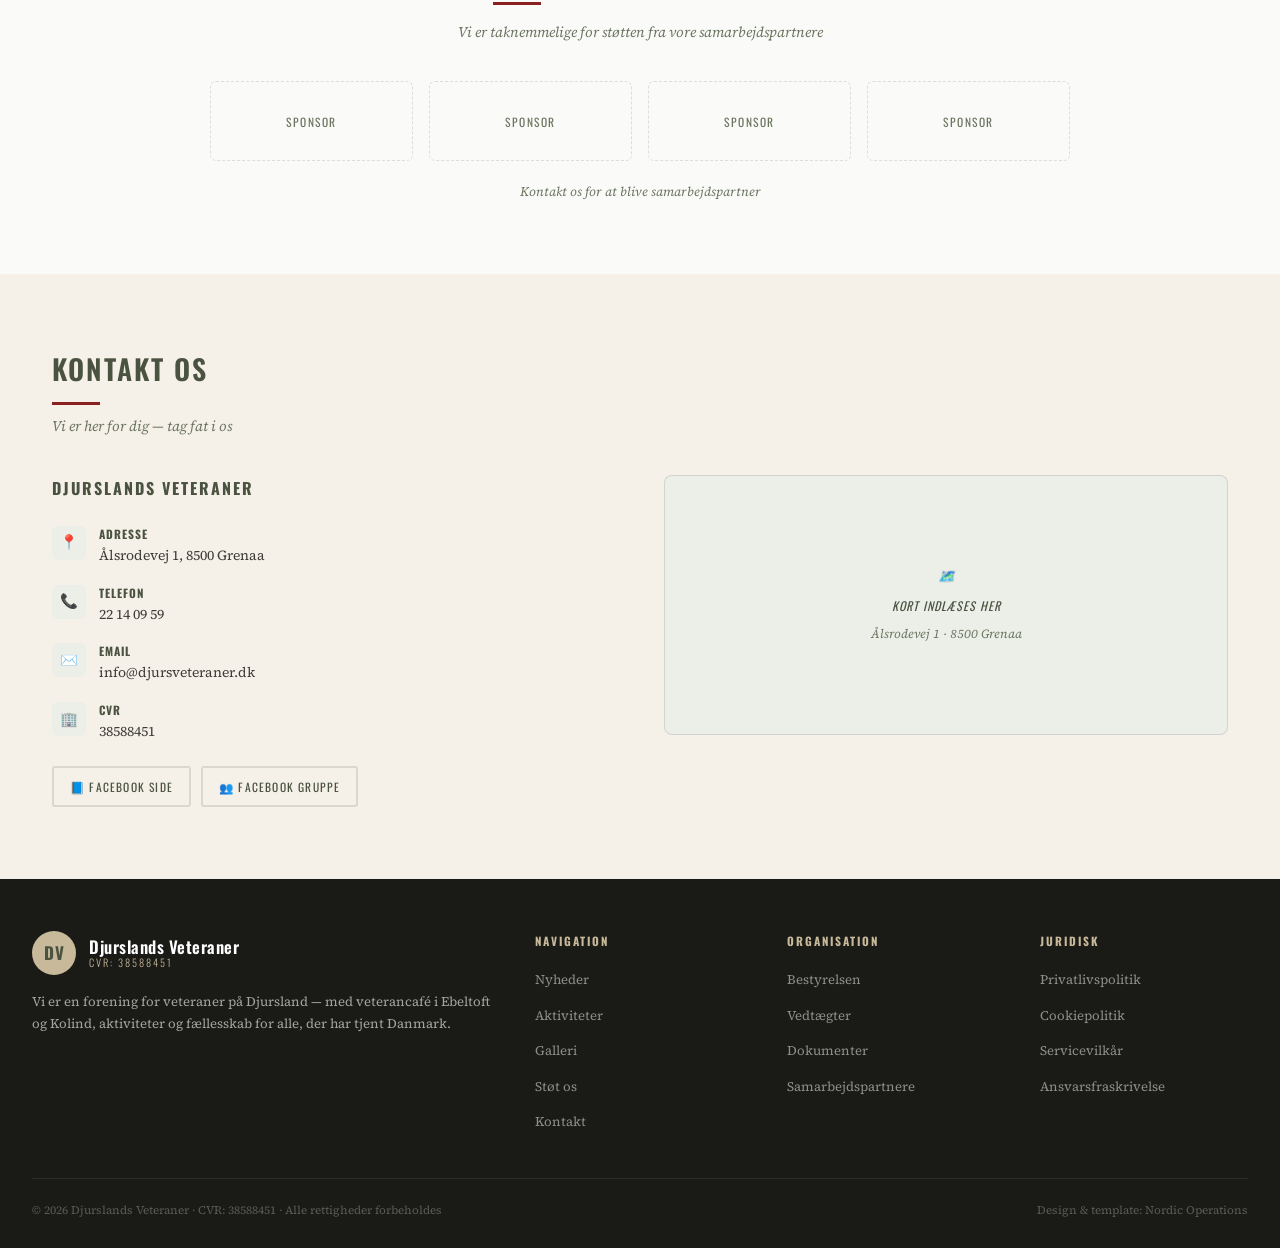
<file: djursveteraner-v2 (3).html>
<!DOCTYPE html>
<html lang="da">
<head>
<meta charset="UTF-8">
<meta name="viewport" content="width=device-width, initial-scale=1.0">
<title id="page-title">Djurslands Veteraner</title>
<link rel="preconnect" href="https://fonts.googleapis.com">
<link href="https://fonts.googleapis.com/css2?family=Oswald:wght@300;400;600;700&family=Source+Serif+4:ital,wght@0,300;0,400;1,300&display=swap" rel="stylesheet">

<script>
/* ════════════════════════════════════════════════════════════════
   NORDIC OPERATIONS — VETERANHJEMMESIDE TEMPLATE v2.0
   Skift forening ved at redigere CONFIG-blokken herunder.
   Alt andet tilpasser sig automatisk.
   ════════════════════════════════════════════════════════════════ */
const CONFIG = {
  /* Foreningens identitet */
  navn:         "Djurslands Veteraner",
  undertitel:   "Forening for veteraner på Djursland",
  initialer:    "DV",
  tagline:      "Et fællesskab for dem, der har tjent. For dem, der forstår.",
  stiftetsAar:  2016,

  /* Kontakt */
  adresse:      "Ålsrodevej 1",
  postnrBy:     "8500 Grenaa",
  region:       "Djursland · Danmark",
  telefon:      "22 14 09 59",
  email:        "info@djursveteraner.dk",
  cvr:          "38588451",

  /* Sociale medier */
  facebook:     "https://www.facebook.com/DjurslandsVeteraner/",
  facebookGruppe: "https://www.facebook.com/groups/djurslandsveteraner",

  /* Støttemedlemskab */
  kontingent:   "205",

  /* Juridisk / template-ejer */
  templateEjer: "Nordic Operations",
  aargang:      "2026",

  /* Farver — primær og accent (hex) */
  farverPrimaer: "#4a5240",
  farverAccent:  "#8b2020",
  farverSand:    "#c8b99a",
};
</script>

<style>
  :root {
    --olive:      #4a5240;
    --olive-l:    #6b7560;
    --olive-pale: #eceee8;
    --sand:       #c8b99a;
    --sand-light: #f5f0e8;
    --red:        #8b2020;
    --red-l:      #a82828;
    --white:      #fafaf8;
    --dark:       #1a1a17;
    --mid:        #3d3d38;
    --border:     rgba(74,82,64,0.16);
    --radius:     6px;
  }

  *, *::before, *::after { margin:0; padding:0; box-sizing:border-box; }
  html { scroll-behavior: smooth; font-size: 16px; }

  body {
    font-family: 'Source Serif 4', Georgia, serif;
    background: var(--white);
    color: var(--dark);
    line-height: 1.65;
    overflow-x: hidden;
  }

  /* ── COOKIE BANNER ── */
  #cookie-banner {
    position: fixed;
    bottom: 0; left: 0; right: 0;
    background: var(--dark);
    color: rgba(255,255,255,0.85);
    z-index: 9999;
    padding: 18px 24px;
    display: flex;
    align-items: center;
    justify-content: space-between;
    gap: 20px;
    flex-wrap: wrap;
    box-shadow: 0 -4px 20px rgba(0,0,0,0.3);
    border-top: 3px solid var(--sand);
    transform: translateY(0);
    transition: transform 0.4s ease;
  }
  #cookie-banner.hidden { transform: translateY(110%); }
  .cookie-text { font-size: 0.83rem; flex: 1; min-width: 200px; }
  .cookie-text a { color: var(--sand); }
  .cookie-btns { display: flex; gap: 10px; flex-shrink: 0; }
  .cookie-accept, .cookie-reject {
    font-family: 'Oswald', sans-serif;
    font-size: 0.75rem;
    letter-spacing: 1.5px;
    text-transform: uppercase;
    padding: 9px 20px;
    border: none;
    border-radius: 3px;
    cursor: pointer;
    transition: background 0.2s;
  }
  .cookie-accept { background: var(--red); color: white; }
  .cookie-accept:hover { background: var(--red-l); }
  .cookie-reject { background: rgba(255,255,255,0.1); color: white; }
  .cookie-reject:hover { background: rgba(255,255,255,0.2); }

  /* ── MODAL OVERLAY (juridiske sider) ── */
  .modal-overlay {
    display: none;
    position: fixed;
    inset: 0;
    background: rgba(0,0,0,0.6);
    z-index: 8000;
    overflow-y: auto;
    padding: 40px 20px;
  }
  .modal-overlay.open { display: block; }
  .modal-box {
    background: var(--white);
    max-width: 760px;
    margin: 0 auto;
    border-radius: 10px;
    overflow: hidden;
    box-shadow: 0 20px 60px rgba(0,0,0,0.4);
  }
  .modal-header {
    background: var(--olive);
    padding: 24px 32px;
    display: flex;
    justify-content: space-between;
    align-items: center;
  }
  .modal-header h2 {
    font-family: 'Oswald', sans-serif;
    font-size: 1.3rem;
    font-weight: 600;
    color: white;
    text-transform: uppercase;
    letter-spacing: 2px;
  }
  .modal-close {
    background: rgba(255,255,255,0.15);
    border: none;
    color: white;
    width: 36px; height: 36px;
    border-radius: 50%;
    font-size: 1.1rem;
    cursor: pointer;
    display: flex; align-items: center; justify-content: center;
    transition: background 0.2s;
  }
  .modal-close:hover { background: rgba(255,255,255,0.3); }
  .modal-body {
    padding: 32px;
    font-size: 0.9rem;
    line-height: 1.75;
    color: var(--mid);
  }
  .modal-body h3 {
    font-family: 'Oswald', sans-serif;
    font-size: 1rem;
    text-transform: uppercase;
    letter-spacing: 1px;
    color: var(--olive);
    margin: 24px 0 8px;
  }
  .modal-body h3:first-child { margin-top: 0; }
  .modal-body p { margin-bottom: 12px; }
  .modal-body ul { padding-left: 20px; margin-bottom: 12px; }
  .modal-body ul li { margin-bottom: 6px; }
  .modal-body .legal-stamp {
    margin-top: 28px;
    padding: 16px;
    background: var(--olive-pale);
    border-radius: var(--radius);
    font-size: 0.8rem;
    border-left: 4px solid var(--olive);
  }

  /* ── HEADER ── */
  header {
    background: var(--olive);
    position: sticky;
    top: 0;
    z-index: 500;
    box-shadow: 0 2px 16px rgba(0,0,0,0.25);
  }
  .header-inner {
    max-width: 1240px;
    margin: 0 auto;
    padding: 0 2rem;
    display: flex;
    align-items: center;
    justify-content: space-between;
    height: 68px;
  }
  .logo {
    display: flex; align-items: center; gap: 13px;
    text-decoration: none;
  }
  .logo-badge {
    width: 44px; height: 44px;
    background: var(--sand);
    border-radius: 50%;
    display: flex; align-items: center; justify-content: center;
    font-family: 'Oswald', sans-serif;
    font-size: 17px; font-weight: 700;
    color: var(--olive);
    flex-shrink: 0;
    letter-spacing: 0.5px;
  }
  .logo-text {
    font-family: 'Oswald', sans-serif;
    font-size: 1.05rem; font-weight: 600;
    color: var(--white);
    line-height: 1.2;
    letter-spacing: 0.5px;
  }
  .logo-text span {
    display: block;
    font-size: 0.65rem; font-weight: 300;
    color: var(--sand);
    letter-spacing: 2px;
    text-transform: uppercase;
  }

  nav { display: flex; align-items: center; gap: 0; }
  nav > a, nav > .nav-dd > a {
    font-family: 'Oswald', sans-serif;
    font-size: 0.82rem;
    letter-spacing: 1.5px;
    text-transform: uppercase;
    color: rgba(255,255,255,0.82);
    text-decoration: none;
    padding: 0.55rem 0.9rem;
    transition: color 0.2s;
    white-space: nowrap;
    display: block;
  }
  nav > a:hover, nav > .nav-dd > a:hover { color: var(--sand); }

  .nav-dd { position: relative; }
  .nav-dd > a::after { content: ' ▾'; font-size: 0.65rem; }
  .dd-menu {
    display: none;
    position: absolute;
    top: calc(100% + 2px);
    left: 0;
    background: var(--dark);
    min-width: 210px;
    border-top: 3px solid var(--sand);
    box-shadow: 0 10px 30px rgba(0,0,0,0.35);
    border-radius: 0 0 var(--radius) var(--radius);
  }
  .nav-dd:hover .dd-menu { display: block; }
  .dd-menu a {
    display: block;
    font-family: 'Oswald', sans-serif;
    font-size: 0.78rem;
    letter-spacing: 1.2px;
    text-transform: uppercase;
    color: rgba(255,255,255,0.7);
    text-decoration: none;
    padding: 11px 18px;
    border-bottom: 1px solid rgba(255,255,255,0.05);
    transition: color 0.15s, background 0.15s;
  }
  .dd-menu a:last-child { border-bottom: none; }
  .dd-menu a:hover { color: var(--sand); background: rgba(255,255,255,0.04); }

  .nav-cta {
    background: var(--red) !important;
    color: white !important;
    padding: 0.5rem 1.1rem !important;
    border-radius: 3px;
    margin-left: 6px;
  }
  .nav-cta:hover { background: var(--red-l) !important; }

  /* ── HERO ── */
  .hero {
    background: var(--olive);
    background-image:
      linear-gradient(135deg, rgba(0,0,0,0.15) 0%, transparent 60%),
      repeating-linear-gradient(45deg, transparent, transparent 50px, rgba(0,0,0,0.025) 50px, rgba(0,0,0,0.025) 51px);
    padding: 88px 2rem 100px;
    text-align: center;
    position: relative;
    overflow: hidden;
  }
  .hero::after {
    content: '';
    position: absolute;
    bottom: -1px; left: 0; right: 0;
    height: 64px;
    background: var(--white);
    clip-path: ellipse(54% 100% at 50% 100%);
  }
  .hero-badge {
    display: inline-block;
    font-family: 'Oswald', sans-serif;
    font-size: 0.68rem;
    letter-spacing: 3.5px;
    text-transform: uppercase;
    color: var(--sand);
    border: 1px solid rgba(200,185,154,0.5);
    padding: 5px 16px;
    border-radius: 2px;
    margin-bottom: 22px;
  }
  .hero h1 {
    font-family: 'Oswald', sans-serif;
    font-size: clamp(2.6rem, 5.5vw, 4.2rem);
    font-weight: 700;
    color: white;
    letter-spacing: 3px;
    text-transform: uppercase;
    line-height: 1.0;
    margin-bottom: 18px;
  }
  .hero h1 em { font-style: normal; color: var(--sand); }
  .hero p {
    color: rgba(255,255,255,0.72);
    font-size: 1.05rem;
    font-style: italic;
    max-width: 500px;
    margin: 0 auto 34px;
  }
  .hero-btns {
    display: flex; gap: 14px;
    justify-content: center;
    flex-wrap: wrap;
  }

  /* ── BUTTONS ── */
  .btn {
    font-family: 'Oswald', sans-serif;
    font-size: 0.82rem;
    letter-spacing: 2px;
    text-transform: uppercase;
    text-decoration: none;
    padding: 13px 28px;
    border-radius: 3px;
    transition: all 0.2s;
    display: inline-block;
    border: none;
    cursor: pointer;
  }
  .btn-red { background: var(--red); color: white; }
  .btn-red:hover { background: var(--red-l); transform: translateY(-1px); }
  .btn-outline { background: transparent; color: white; border: 2px solid rgba(255,255,255,0.45); }
  .btn-outline:hover { border-color: var(--sand); color: var(--sand); }
  .btn-olive { background: var(--olive); color: white; }
  .btn-olive:hover { background: var(--olive-l); }
  .btn-sm {
    font-family: 'Oswald', sans-serif;
    font-size: 0.7rem;
    letter-spacing: 1.5px;
    text-transform: uppercase;
    text-decoration: none;
    padding: 7px 15px;
    border-radius: 3px;
    background: var(--olive);
    color: white;
    display: inline-block;
    transition: background 0.2s;
    border: none;
    cursor: pointer;
  }
  .btn-sm:hover { background: var(--red); }

  /* ── QUICKLINKS ── */
  .quicklinks {
    background: var(--sand-light);
    border-bottom: 1px solid var(--border);
  }
  .ql-inner {
    max-width: 1240px;
    margin: 0 auto;
    padding: 0 2rem;
    display: grid;
    grid-template-columns: repeat(4, 1fr);
  }
  .ql-item {
    display: flex; align-items: center; gap: 12px;
    padding: 20px 16px;
    text-decoration: none;
    color: var(--mid);
    border-right: 1px solid var(--border);
    transition: background 0.2s;
  }
  .ql-item:last-child { border-right: none; }
  .ql-item:hover { background: rgba(74,82,64,0.07); }
  .ql-ico {
    width: 38px; height: 38px;
    background: var(--olive);
    border-radius: 8px;
    display: flex; align-items: center; justify-content: center;
    font-size: 1.05rem;
    flex-shrink: 0;
  }
  .ql-lbl {
    font-family: 'Oswald', sans-serif;
    font-size: 0.78rem;
    letter-spacing: 1px;
    text-transform: uppercase;
    font-weight: 600;
    color: var(--olive);
    display: block;
  }
  .ql-sub { font-size: 0.72rem; color: var(--olive-l); }

  /* ── SECTION ── */
  .wrap { max-width: 1240px; margin: 0 auto; padding: 72px 2rem; }
  .wrap-alt { background: var(--sand-light); }

  .sec-title {
    font-family: 'Oswald', sans-serif;
    font-size: 1.75rem; font-weight: 600;
    color: var(--olive);
    text-transform: uppercase;
    letter-spacing: 2px;
    margin-bottom: 6px;
  }
  .sec-title::after {
    content: '';
    display: block;
    width: 48px; height: 3px;
    background: var(--red);
    margin-top: 10px;
  }
  .sec-sub {
    color: var(--olive-l);
    font-size: 0.9rem;
    font-style: italic;
    margin-top: 10px;
    margin-bottom: 36px;
  }

  /* ── NEWS ── */
  .news-grid { display: grid; grid-template-columns: 2fr 1fr; gap: 22px; }

  .news-feat {
    background: var(--olive-pale);
    border-radius: var(--radius);
    border: 1px solid var(--border);
    overflow: hidden;
  }
  .news-feat-img {
    height: 200px;
    background: linear-gradient(135deg, var(--olive) 0%, var(--mid) 100%);
    display: flex; align-items: center; justify-content: center;
    font-size: 3.5rem;
  }
  .news-feat-body { padding: 24px; }
  .tag {
    display: inline-block;
    font-family: 'Oswald', sans-serif;
    font-size: 0.62rem;
    letter-spacing: 1.8px;
    text-transform: uppercase;
    padding: 3px 9px;
    border-radius: 2px;
    background: var(--olive-pale);
    color: var(--olive);
    border: 1px solid var(--border);
    margin-bottom: 10px;
  }
  .tag.red { background: #fde8e8; color: var(--red); border-color: rgba(139,32,32,0.2); }
  .news-feat-body h3 {
    font-family: 'Oswald', sans-serif;
    font-size: 1.25rem; font-weight: 600;
    color: var(--dark);
    line-height: 1.3;
    margin-bottom: 10px;
  }
  .news-feat-body p { font-size: 0.88rem; color: var(--mid); margin-bottom: 16px; }
  .news-foot { display: flex; justify-content: space-between; align-items: center; }
  .read-more {
    font-family: 'Oswald', sans-serif;
    font-size: 0.73rem;
    letter-spacing: 1.5px;
    text-transform: uppercase;
    color: var(--red);
    text-decoration: none;
    display: inline-flex; align-items: center; gap: 5px;
    cursor: pointer; background: none; border: none;
  }
  .read-more::after { content: '→'; }
  .read-more:hover { color: var(--olive); }
  .news-date { font-size: 0.73rem; color: var(--olive-l); font-style: italic; }

  .news-list { display: flex; flex-direction: column; gap: 12px; }
  .news-item {
    background: var(--white);
    border: 1px solid var(--border);
    border-left: 4px solid var(--olive);
    border-radius: 0 4px 4px 0;
    padding: 15px;
    text-decoration: none;
    color: inherit;
    display: block;
    cursor: pointer;
    transition: border-left-color 0.2s;
  }
  .news-item:hover { border-left-color: var(--red); }
  .news-item h4 {
    font-family: 'Oswald', sans-serif;
    font-size: 0.92rem; font-weight: 600;
    color: var(--dark);
    margin: 6px 0 3px;
    line-height: 1.3;
  }
  .news-item p { font-size: 0.78rem; color: var(--olive-l); }

  /* ── AKTIVITETER ── */
  .events-grid { display: grid; grid-template-columns: repeat(3, 1fr); gap: 20px; }
  .ev-card {
    background: var(--white);
    border-radius: var(--radius);
    border: 1px solid var(--border);
    overflow: hidden;
    transition: box-shadow 0.2s, transform 0.2s;
  }
  .ev-card:hover { box-shadow: 0 8px 24px rgba(0,0,0,0.1); transform: translateY(-2px); }
  .ev-date {
    background: var(--olive);
    color: white;
    text-align: center;
    padding: 16px 12px;
    font-family: 'Oswald', sans-serif;
  }
  .ev-date .day { font-size: 2rem; font-weight: 700; line-height: 1; }
  .ev-date .mth { font-size: 0.75rem; letter-spacing: 2px; text-transform: uppercase; color: var(--sand); }
  .ev-body { padding: 16px; }
  .ev-body h4 {
    font-family: 'Oswald', sans-serif;
    font-size: 0.98rem; font-weight: 600;
    color: var(--dark);
    margin-bottom: 6px;
  }
  .ev-body p { font-size: 0.8rem; color: var(--mid); margin-bottom: 10px; }
  .ev-meta { font-size: 0.73rem; color: var(--olive-l); display: flex; gap: 12px; margin-bottom: 12px; }

  /* ── ORGANISATION ── */
  .org-grid {
    display: grid;
    grid-template-columns: repeat(3, 1fr);
    gap: 2px;
    background: var(--border);
    border: 1px solid var(--border);
    border-radius: var(--radius);
    overflow: hidden;
  }
  .org-card {
    background: var(--white);
    padding: 28px 22px;
    text-decoration: none;
    color: inherit;
    display: block;
    cursor: pointer;
    transition: background 0.2s;
  }
  .org-card:hover { background: var(--olive-pale); }
  .org-card.dark { background: var(--olive); }
  .org-card.dark:hover { background: #3d4636; }
  .org-ico { font-size: 1.8rem; margin-bottom: 12px; }
  .org-card h4 {
    font-family: 'Oswald', sans-serif;
    font-size: 0.95rem; font-weight: 600;
    text-transform: uppercase;
    letter-spacing: 1px;
    color: var(--olive);
    margin-bottom: 7px;
  }
  .org-card.dark h4 { color: var(--sand); }
  .org-card p { font-size: 0.8rem; color: var(--mid); line-height: 1.55; }
  .org-card.dark p { color: rgba(255,255,255,0.68); }

  /* ── BESTYRELSE ── */
  .board-grid { display: grid; grid-template-columns: repeat(4, 1fr); gap: 18px; }
  .board-card {
    text-align: center;
    background: var(--white);
    border: 1px solid var(--border);
    border-radius: var(--radius);
    padding: 26px 16px 20px;
  }
  .board-av {
    width: 70px; height: 70px;
    background: var(--olive-pale);
    border-radius: 50%;
    border: 3px solid var(--olive);
    margin: 0 auto 14px;
    display: flex; align-items: center; justify-content: center;
    font-family: 'Oswald', sans-serif;
    font-size: 1.3rem; font-weight: 700;
    color: var(--olive);
  }
  .board-card h4 {
    font-family: 'Oswald', sans-serif;
    font-size: 0.92rem; font-weight: 600;
    color: var(--dark);
    margin-bottom: 3px;
  }
  .board-role {
    display: block;
    font-family: 'Oswald', sans-serif;
    font-size: 0.68rem;
    letter-spacing: 1.2px;
    text-transform: uppercase;
    color: var(--red);
    margin-bottom: 10px;
  }
  .board-info { font-size: 0.76rem; color: var(--olive-l); }
  .board-info a { color: var(--olive); text-decoration: none; }
  .board-info a:hover { color: var(--red); }

  /* ── DOKUMENTER ── */
  .docs-grid { display: grid; grid-template-columns: repeat(3, 1fr); gap: 14px; }
  .doc-card {
    display: flex; align-items: center; gap: 13px;
    background: var(--white);
    border: 1px solid var(--border);
    border-radius: var(--radius);
    padding: 17px 15px;
    text-decoration: none;
    color: inherit;
    cursor: pointer;
    transition: border-color 0.2s, box-shadow 0.2s;
  }
  .doc-card:hover { border-color: var(--olive); box-shadow: 0 4px 14px rgba(0,0,0,0.07); }
  .doc-ico {
    width: 42px; height: 42px;
    background: var(--olive-pale);
    border-radius: var(--radius);
    display: flex; align-items: center; justify-content: center;
    font-size: 1.2rem;
    flex-shrink: 0;
  }
  .doc-title {
    font-family: 'Oswald', sans-serif;
    font-size: 0.88rem; font-weight: 600;
    color: var(--dark);
    display: block;
    margin-bottom: 2px;
  }
  .doc-type { font-size: 0.7rem; color: var(--olive-l); }

  /* ── STØT OS BAND ── */
  .support-band {
    background: var(--red);
    padding: 56px 2rem;
    text-align: center;
  }
  .support-band h2 {
    font-family: 'Oswald', sans-serif;
    font-size: 1.9rem; font-weight: 700;
    color: white;
    text-transform: uppercase;
    letter-spacing: 3px;
    margin-bottom: 12px;
  }
  .support-band p {
    color: rgba(255,255,255,0.78);
    font-style: italic;
    margin-bottom: 28px;
    max-width: 480px;
    margin-left: auto; margin-right: auto;
  }
  .support-btns { display: flex; gap: 14px; justify-content: center; flex-wrap: wrap; }
  .btn-white { background: white; color: var(--red); }
  .btn-white:hover { background: #f0f0ee; }

  /* ── SAMARBEJDE ── */
  .sponsors-grid {
    display: grid;
    grid-template-columns: repeat(4, 1fr);
    gap: 16px;
    max-width: 860px;
    margin: 0 auto;
  }
  .sponsor-slot {
    background: var(--white);
    border: 1px dashed var(--border);
    border-radius: var(--radius);
    height: 80px;
    display: flex; align-items: center; justify-content: center;
    font-family: 'Oswald', sans-serif;
    font-size: 0.72rem;
    letter-spacing: 1.5px;
    text-transform: uppercase;
    color: var(--olive-l);
  }

  /* ── KONTAKT ── */
  .contact-grid { display: grid; grid-template-columns: 1fr 1fr; gap: 48px; align-items: start; }
  .contact-info h3 {
    font-family: 'Oswald', sans-serif;
    font-size: 1rem;
    text-transform: uppercase;
    letter-spacing: 2px;
    color: var(--olive);
    margin-bottom: 22px;
  }
  .c-line { display: flex; gap: 13px; margin-bottom: 15px; align-items: flex-start; }
  .c-ico {
    width: 34px; height: 34px;
    background: var(--olive-pale);
    border-radius: var(--radius);
    display: flex; align-items: center; justify-content: center;
    font-size: 0.9rem;
    flex-shrink: 0;
    margin-top: 2px;
  }
  .c-detail { font-size: 0.87rem; color: var(--mid); }
  .c-detail strong {
    display: block;
    font-family: 'Oswald', sans-serif;
    font-size: 0.72rem;
    letter-spacing: 1px;
    text-transform: uppercase;
    color: var(--olive);
    margin-bottom: 2px;
  }
  .c-detail a { color: var(--mid); text-decoration: none; }
  .c-detail a:hover { color: var(--red); }
  .social-row { display: flex; gap: 10px; margin-top: 22px; flex-wrap: wrap; }
  .soc-btn {
    font-family: 'Oswald', sans-serif;
    font-size: 0.72rem;
    letter-spacing: 1.2px;
    text-transform: uppercase;
    text-decoration: none;
    padding: 9px 16px;
    border: 2px solid var(--border);
    border-radius: 3px;
    color: var(--olive);
    transition: all 0.2s;
  }
  .soc-btn:hover { border-color: var(--olive); background: var(--olive-pale); }
  .map-box {
    background: var(--olive-pale);
    border-radius: 8px;
    height: 260px;
    display: flex; align-items: center; justify-content: center;
    border: 1px solid var(--border);
    flex-direction: column;
    gap: 8px;
    font-size: 0.85rem;
    color: var(--olive-l);
    font-style: italic;
  }

  /* ── FOOTER ── */
  footer { background: var(--dark); color: rgba(255,255,255,0.6); padding: 52px 2rem 28px; }
  .foot-inner {
    max-width: 1240px;
    margin: 0 auto;
    display: grid;
    grid-template-columns: 2.2fr 1fr 1fr 1fr;
    gap: 44px;
    margin-bottom: 36px;
  }
  .foot-brand p { font-size: 0.82rem; margin-top: 16px; line-height: 1.65; }
  .foot-brand .logo-text { color: white; }
  footer h5 {
    font-family: 'Oswald', sans-serif;
    font-size: 0.72rem;
    letter-spacing: 2px;
    text-transform: uppercase;
    color: var(--sand);
    margin-bottom: 15px;
  }
  footer ul { list-style: none; }
  footer ul li { margin-bottom: 9px; }
  footer ul li a, footer ul li button {
    font-size: 0.82rem;
    color: rgba(255,255,255,0.5);
    text-decoration: none;
    background: none; border: none; cursor: pointer;
    font-family: inherit;
    transition: color 0.2s;
    padding: 0;
  }
  footer ul li a:hover, footer ul li button:hover { color: var(--sand); }
  .foot-bottom {
    max-width: 1240px;
    margin: 0 auto;
    padding-top: 22px;
    border-top: 1px solid rgba(255,255,255,0.08);
    display: flex;
    justify-content: space-between;
    align-items: center;
    font-size: 0.72rem;
    color: rgba(255,255,255,0.28);
    flex-wrap: wrap;
    gap: 8px;
  }
  .foot-bottom a { color: rgba(255,255,255,0.28); text-decoration: none; }
  .foot-bottom a:hover { color: var(--sand); }

  /* ── NEWS MODAL ── */
  .news-detail-header { background: var(--olive-pale); padding: 20px 32px; border-bottom: 1px solid var(--border); }
  .news-detail-header .tag { margin-bottom: 8px; }
  .news-detail-header h2 { font-family: 'Oswald', sans-serif; font-size: 1.5rem; color: var(--dark); font-weight: 600; }
  .news-detail-body { padding: 28px 32px; font-size: 0.9rem; line-height: 1.8; color: var(--mid); }
  .news-detail-body p { margin-bottom: 14px; }

  /* ── UTILS ── */
  .tc { text-align: center; }
  .mt-8 { margin-top: 8px; }
  .mt-20 { margin-top: 20px; }
  .mt-32 { margin-top: 32px; }

  /* ── ANIMATIONS ── */
  @keyframes fadeUp {
    from { opacity: 0; transform: translateY(16px); }
    to   { opacity: 1; transform: translateY(0); }
  }
  .hero h1 { animation: fadeUp 0.55s ease both; }
  .hero p  { animation: fadeUp 0.55s 0.1s ease both; }
  .hero-btns { animation: fadeUp 0.55s 0.18s ease both; }

  /* ── RESPONSIVE ── */
  @media (max-width: 960px) {
    .ql-inner { grid-template-columns: repeat(2, 1fr); }
    .news-grid { grid-template-columns: 1fr; }
    .events-grid { grid-template-columns: 1fr 1fr; }
    .org-grid { grid-template-columns: 1fr 1fr; }
    .board-grid { grid-template-columns: repeat(2, 1fr); }
    .docs-grid { grid-template-columns: 1fr 1fr; }
    .contact-grid { grid-template-columns: 1fr; }
    .foot-inner { grid-template-columns: 1fr 1fr; }
    nav { display: none; }
    .sponsors-grid { grid-template-columns: repeat(2, 1fr); }
  }
  @media (max-width: 600px) {
    .ql-inner { grid-template-columns: 1fr; }
    .events-grid { grid-template-columns: 1fr; }
    .org-grid { grid-template-columns: 1fr; }
    .board-grid { grid-template-columns: 1fr; }
    .docs-grid { grid-template-columns: 1fr; }
    .foot-inner { grid-template-columns: 1fr; }
    .sponsors-grid { grid-template-columns: 1fr 1fr; }
  }
</style>
</head>
<body>

<!-- ═══════════════════════════════ COOKIE BANNER ═══════════════════════════════ -->
<div id="cookie-banner">
  <div class="cookie-text">
    Vi bruger cookies til at forbedre din oplevelse. Læs mere i vores
    <button class="read-more" onclick="openModal('modal-cookie')" style="color:var(--sand);background:none;border:none;cursor:pointer;font-size:0.83rem;">cookiepolitik</button>.
  </div>
  <div class="cookie-btns">
    <button class="cookie-reject" onclick="closeCookie()">Afvis ikke-nødvendige</button>
    <button class="cookie-accept" onclick="closeCookie()">Acceptér alle</button>
  </div>
</div>

<!-- ═══════════════════════════════ MODALS ═══════════════════════════════ -->

<!-- NYHED MODAL -->
<div class="modal-overlay" id="modal-nyhed">
  <div class="modal-box">
    <div class="modal-header">
      <h2>Nyhed</h2>
      <button class="modal-close" onclick="closeModal('modal-nyhed')">✕</button>
    </div>
    <div class="news-detail-header">
      <div class="tag">Nyhed</div>
      <h2>Velkommen til Djurslands Veteraners nye hjemmeside</h2>
    </div>
    <div class="news-detail-body">
      <p>Vi har fået en ny digital platform — her samles alt det vigtige: aktiviteter, dokumenter, bestyrelse og kontakt.</p>
      <p>Vi opfordrer alle medlemmer til at oprette profil og holde oplysninger opdateret. Det tager kun 2 minutter, men er til stor hjælp for foreningen.</p>
      <p>Hjemmesiden vil løbende blive udvidet med flere funktioner. Har du rettelser eller idéer, er du velkommen til at kontakte bestyrelsen.</p>
      <p class="news-date" style="margin-top:20px;">Publiceret: Maj 2026</p>
    </div>
  </div>
</div>

<!-- CAFE EBELTOFT MODAL -->
<div class="modal-overlay" id="modal-cafe-eb">
  <div class="modal-box">
    <div class="modal-header">
      <h2>Veterancafé Ebeltoft</h2>
      <button class="modal-close" onclick="closeModal('modal-cafe-eb')">✕</button>
    </div>
    <div class="news-detail-body">
      <p><strong>Veterancafé Ebeltoft</strong> holder åbent den første mandag i hver måned.</p>
      <p>Tid: <strong>Kl. 14:00–17:00</strong><br>Sted: Ebeltoft</p>
      <p>Kaffe, snak og samvær. Alle veteraner og pårørende er velkomne — ingen tilmelding nødvendig.</p>
    </div>
  </div>
</div>

<!-- CAFE KOLIND MODAL -->
<div class="modal-overlay" id="modal-cafe-ko">
  <div class="modal-box">
    <div class="modal-header">
      <h2>Veterancafé Kolind</h2>
      <button class="modal-close" onclick="closeModal('modal-cafe-ko')">✕</button>
    </div>
    <div class="news-detail-body">
      <p><strong>Veterancafé Kolind</strong> er åben igen efter pause.</p>
      <p>Tid: <strong>Kl. 14:00–17:00</strong><br>Sted: Kolind</p>
      <p>Mød dine medborgere — i Kolind. Vi glæder os til at se jer igen.</p>
    </div>
  </div>
</div>

<!-- GENERALFORSAMLING MODAL -->
<div class="modal-overlay" id="modal-gf">
  <div class="modal-box">
    <div class="modal-header">
      <h2>Generalforsamling 2026</h2>
      <button class="modal-close" onclick="closeModal('modal-gf')">✕</button>
    </div>
    <div class="news-detail-body">
      <p>Datoen for årets generalforsamling er fastsat. Alle medlemmer opfordres til at deltage.</p>
      <p><strong>Dagsorden:</strong></p>
      <ul style="padding-left:20px;margin-bottom:14px;">
        <li>Valg af dirigent</li>
        <li>Formandens beretning</li>
        <li>Regnskab og budget</li>
        <li>Indkomne forslag</li>
        <li>Valg til bestyrelsen</li>
        <li>Eventuelt</li>
      </ul>
      <p>Kontakt bestyrelsen for tilmelding og nærmere oplysninger om tid og sted.</p>
    </div>
  </div>
</div>

<!-- VEDTÆGTER MODAL -->
<div class="modal-overlay" id="modal-vedtaegter">
  <div class="modal-box">
    <div class="modal-header">
      <h2>Vedtægter</h2>
      <button class="modal-close" onclick="closeModal('modal-vedtaegter')">✕</button>
    </div>
    <div class="modal-body">
      <h3>§1 Navn og hjemsted</h3>
      <p>Foreningens navn er Djurslands Veteraner. Foreningen er hjemmehørende i Syddjurs Kommune.</p>
      <h3>§2 Formål</h3>
      <p>Foreningens formål er at skabe netværk og fællesskab for veteraner på Djursland, samt at yde støtte og rådgivning til veteraner og deres pårørende.</p>
      <h3>§3 Medlemskab</h3>
      <p>Alle veteraner er gratis medlemmer af foreningen. Støttemedlemmer betaler 205 kr. pr. år.</p>
      <h3>§4 Generalforsamling</h3>
      <p>Foreningens øverste myndighed er generalforsamlingen, der afholdes én gang årligt. Alle medlemmer har stemmeret.</p>
      <h3>§5 Bestyrelsen</h3>
      <p>Foreningen ledes af en bestyrelse på minimum 3 og maksimum 7 medlemmer. Formand og kasserer kan ikke være samme person.</p>
      <div class="legal-stamp">
        📋 Dette er et uddrag. Det fulde dokument kan rekvireres ved henvendelse til bestyrelsen på <a href="mailto:info@djursveteraner.dk">info@djursveteraner.dk</a>
      </div>
    </div>
  </div>
</div>

<!-- PRIVATLIVSPOLITIK MODAL -->
<div class="modal-overlay" id="modal-privacy">
  <div class="modal-box">
    <div class="modal-header">
      <h2>Privatlivspolitik (GDPR)</h2>
      <button class="modal-close" onclick="closeModal('modal-privacy')">✕</button>
    </div>
    <div class="modal-body">
      <h3>Dataansvarlig</h3>
      <p>Djurslands Veteraner · Ålsrodevej 1, 8500 Grenaa · CVR: 38588451 · info@djursveteraner.dk</p>

      <h3>Hvilke oplysninger behandler vi?</h3>
      <p>Vi behandler navn, adresse, e-mail, telefonnummer og evt. militær baggrund som du selv oplyser ved oprettelse af profil.</p>

      <h3>Formål og hjemmel</h3>
      <p>Oplysningerne bruges til administration af medlemskab, udsendelse af nyheder og invitationer til arrangementer. Hjemlen er GDPR artikel 6(1)(b) — opfyldelse af aftale.</p>

      <h3>Opbevaring og sletning</h3>
      <p>Personoplysninger slettes senest 2 år efter ophør af medlemskab, medmindre lovgivning kræver længere opbevaring.</p>

      <h3>Dine rettigheder</h3>
      <ul>
        <li>Ret til indsigt i egne oplysninger</li>
        <li>Ret til berigtigelse af forkerte oplysninger</li>
        <li>Ret til sletning ("retten til at blive glemt")</li>
        <li>Ret til at gøre indsigelse mod behandling</li>
        <li>Ret til dataportabilitet</li>
      </ul>

      <h3>Klage</h3>
      <p>Du kan klage til Datatilsynet, Carl Jacobsens Vej 35, 2500 Valby · <a href="https://www.datatilsynet.dk" target="_blank">datatilsynet.dk</a></p>

      <div class="legal-stamp">Sidst opdateret: Januar 2026 · Udarbejdet med bistand fra Nordic Operations</div>
    </div>
  </div>
</div>

<!-- COOKIEPOLITIK MODAL -->
<div class="modal-overlay" id="modal-cookie">
  <div class="modal-box">
    <div class="modal-header">
      <h2>Cookiepolitik</h2>
      <button class="modal-close" onclick="closeModal('modal-cookie')">✕</button>
    </div>
    <div class="modal-body">
      <h3>Hvad er cookies?</h3>
      <p>Cookies er små tekstfiler der gemmes i din browser, når du besøger en hjemmeside. De bruges til at huske dine præferencer og forbedre funktionaliteten.</p>

      <h3>Hvilke cookies bruger vi?</h3>
      <p><strong>Nødvendige cookies</strong> — teknisk nødvendige for at siden fungerer (login, sessioner). Kan ikke frameldes.</p>
      <p><strong>Funktionelle cookies</strong> — husker dine præferencer som f.eks. sprog og indstillinger. Kan frameldes.</p>
      <p><strong>Statistiske cookies</strong> — anonymiserede data om brug af siden til forbedring. Kræver samtykke.</p>

      <h3>Tredjepartscookies</h3>
      <p>Vi bruger Facebook-integration (sociale knapper). Facebook kan placere egne cookies — se Facebooks cookiepolitik for detaljer.</p>

      <h3>Sletning af cookies</h3>
      <p>Du kan til enhver tid slette cookies i din browsers indstillinger. Bemærk at dette kan påvirke sidens funktionalitet.</p>

      <div class="legal-stamp">Sidst opdateret: Januar 2026 · Djurslands Veteraner · CVR: 38588451</div>
    </div>
  </div>
</div>

<!-- SERVICEVILKÅR MODAL -->
<div class="modal-overlay" id="modal-vilkaar">
  <div class="modal-box">
    <div class="modal-header">
      <h2>Servicevilkår &amp; Handelsbetingelser</h2>
      <button class="modal-close" onclick="closeModal('modal-vilkaar')">✕</button>
    </div>
    <div class="modal-body">
      <h3>Generelt</h3>
      <p>Disse vilkår gælder for brug af Djurslands Veteraners hjemmeside og køb i foreningens butik.</p>

      <h3>Støttemedlemskab og betaling</h3>
      <p>Støttemedlemskab koster 205 kr. pr. år. Betaling sker via de betalingsmetoder, der er angivet ved tilmelding. Kontingent er ikke refunderbart efter generalforsamlingens afholdelse i det pågældende år.</p>

      <h3>Merchandise og butik</h3>
      <p>Alle priser er i DKK inkl. moms. Fortrudsret er 14 dage fra modtagelse, jf. forbrugeraftaleloven. Returnering sker for købers regning medmindre varen er defekt.</p>

      <h3>Immaterielle rettigheder</h3>
      <p>Alt indhold på hjemmesiden — tekster, billeder, logo og design — er ophavsretligt beskyttet. Brug kræver skriftlig tilladelse fra Djurslands Veteraner og Nordic Operations.</p>

      <h3>Ansvar</h3>
      <p>Djurslands Veteraner er ikke ansvarlig for indirekte tab, følgeskader eller tab opstået ved tekniske fejl på hjemmesiden.</p>

      <div class="legal-stamp">Sidst opdateret: Januar 2026 · Djurslands Veteraner · CVR: 38588451</div>
    </div>
  </div>
</div>

<!-- ANSVARSFRASKRIVELSE MODAL -->
<div class="modal-overlay" id="modal-ansvar">
  <div class="modal-box">
    <div class="modal-header">
      <h2>Ansvarsfraskrivelse</h2>
      <button class="modal-close" onclick="closeModal('modal-ansvar')">✕</button>
    </div>
    <div class="modal-body">
      <h3>Indholdsansvar</h3>
      <p>Indholdet på denne hjemmeside er udarbejdet til generel information. Vi tilstræber at holde informationerne korrekte og opdaterede, men kan ikke garantere fuldstændighed eller aktualitet.</p>

      <h3>Rådgivning</h3>
      <p>Indhold på hjemmesiden udgør ikke juridisk, medicinsk, psykologisk eller finansiel rådgivning. For konkret vejledning i veteranrelaterede spørgsmål henvises til Veterancentret, Forsvarsministeriets rådgivning eller anden faglig instans.</p>

      <h3>Tredjepartslinks</h3>
      <p>Hjemmesiden kan indeholde links til eksterne sider. Vi har ingen kontrol over eksternt indhold og påtager os ikke ansvar herfor.</p>

      <h3>Tekniske fejl</h3>
      <p>Foreningen er ikke ansvarlig for tab eller ulemper forårsaget af tekniske fejl, nedbrud eller manglende tilgængelighed.</p>

      <h3>AI-assisteret indhold</h3>
      <p>Dele af det administrative materiale er udarbejdet med AI-assistance. Alt indhold er gennemgået og godkendt af foreningens bestyrelse, men brugere opfordres til at verificere væsentlige oplysninger direkte med foreningen.</p>

      <div class="legal-stamp">Sidst opdateret: Januar 2026 · Nordic Operations for Djurslands Veteraner</div>
    </div>
  </div>
</div>

<!-- ═══════════════════════════════ HEADER ═══════════════════════════════ -->
<header>
  <div class="header-inner">
    <a href="#top" class="logo">
      <div class="logo-badge" id="hdr-initials">DV</div>
      <div class="logo-text">
        <span id="hdr-navn">Djurslands Veteraner</span>
        <span id="hdr-under">Forening for veteraner på Djursland</span>
      </div>
    </a>
    <nav>
      <a href="#nyheder">Nyheder</a>
      <a href="#aktiviteter">Aktiviteter</a>
      <div class="nav-dd">
        <a href="#organisation">Organisation</a>
        <div class="dd-menu">
          <a href="#bestyrelse">Bestyrelsen</a>
          <a href="#dokumenter" onclick="openModal('modal-vedtaegter');return false;">Vedtægter</a>
          <a href="#dokumenter">Dokumenter</a>
          <a href="#samarbejde">Samarbejdspartnere</a>
        </div>
      </div>
      <a href="#galleri">Galleri</a>
      <a href="#kontakt">Kontakt</a>
      <a href="#stoet-os" class="nav-cta">Støt os</a>
    </nav>
  </div>
</header>

<!-- ═══════════════════════════════ HERO ═══════════════════════════════ -->
<section class="hero" id="top">
  <div class="hero-badge" id="hero-region">Djursland · Danmark</div>
  <h1 id="hero-h1">Djurslands<br><em>Veteraner</em></h1>
  <p id="hero-tagline">Et fællesskab for dem, der har tjent. For dem, der forstår.</p>
  <div class="hero-btns">
    <a href="#aktiviteter" class="btn btn-red">Se aktiviteter</a>
    <a href="#stoet-os" class="btn btn-outline">Bliv støttemedlem</a>
  </div>
</section>

<!-- ═══════════════════════════════ QUICKLINKS ═══════════════════════════════ -->
<div class="quicklinks">
  <div class="ql-inner">
    <a href="#nyheder" class="ql-item">
      <div class="ql-ico">📰</div>
      <div><span class="ql-lbl">Nyheder</span><span class="ql-sub">Seneste fra foreningen</span></div>
    </a>
    <a href="#aktiviteter" class="ql-item">
      <div class="ql-ico">📅</div>
      <div><span class="ql-lbl">Aktiviteter</span><span class="ql-sub">Kommende arrangementer</span></div>
    </a>
    <a href="#dokumenter" class="ql-item">
      <div class="ql-ico">📋</div>
      <div><span class="ql-lbl">Vedtægter &amp; Dokumenter</span><span class="ql-sub">Officielle dokumenter</span></div>
    </a>
    <a href="#kontakt" class="ql-item">
      <div class="ql-ico">📞</div>
      <div><span class="ql-lbl">Kontakt</span><span class="ql-sub">Find os eller skriv til os</span></div>
    </a>
  </div>
</div>

<!-- ═══════════════════════════════ NYHEDER ═══════════════════════════════ -->
<section id="nyheder">
  <div class="wrap">
    <div class="sec-title">Nyheder</div>
    <div class="sec-sub">Aktuelle nyheder og meddelelser fra foreningen</div>
    <div class="news-grid">
      <div class="news-feat">
        <div class="news-feat-img">🪖</div>
        <div class="news-feat-body">
          <div class="tag">Nyhed</div>
          <h3>Velkommen til Djurslands Veteraners nye hjemmeside</h3>
          <p>Vi har fået en ny digital platform — her samles alt det vigtige: aktiviteter, dokumenter, bestyrelse og kontakt.</p>
          <div class="news-foot">
            <button class="read-more" onclick="openModal('modal-nyhed')">Læs mere</button>
            <span class="news-date">Maj 2026</span>
          </div>
        </div>
      </div>
      <div class="news-list">
        <div class="news-item" onclick="openModal('modal-cafe-eb')" style="cursor:pointer;">
          <div class="tag">Café</div>
          <h4>Veterancafé Ebeltoft — første mandag i måneden</h4>
          <p>Kl. 14–17 · Ebeltoft</p>
        </div>
        <div class="news-item" onclick="openModal('modal-gf')" style="cursor:pointer;">
          <div class="tag red">Vigtigt</div>
          <h4>Generalforsamling 2026 — dato er fastsat</h4>
          <p>Se dagsordenen og tilmeld dig nu</p>
        </div>
        <div class="news-item" onclick="openModal('modal-cafe-ko')" style="cursor:pointer;">
          <div class="tag">Café</div>
          <h4>Veterancafé Kolind åbner igen efter pause</h4>
          <p>Vi glæder os til at se jer igen</p>
        </div>
        <div class="news-item" onclick="openModal('modal-vedtaegter')" style="cursor:pointer;">
          <div class="tag">Forening</div>
          <h4>Nye vedtægter vedtaget på generalforsamling</h4>
          <p>Læs de opdaterede vedtægter her</p>
        </div>
      </div>
    </div>
  </div>
</section>

<!-- ═══════════════════════════════ AKTIVITETER ═══════════════════════════════ -->
<section id="aktiviteter" class="wrap-alt">
  <div class="wrap">
    <div class="sec-title">Kommende aktiviteter</div>
    <div class="sec-sub">Tryk på et arrangement for at tilmelde dig — eller åbn aktivitets-appen</div>
    <div class="events-grid">
      <div class="ev-card" onclick="openAppSheet(1)" style="cursor:pointer;">
        <div class="ev-date"><div class="day">2</div><div class="mth">Juni</div></div>
        <div class="ev-body">
          <h4>Veterancafé — Ebeltoft</h4>
          <p>Første mandag i måneden. Uformel kaffe og samvær. Alle velkomne.</p>
          <div class="ev-meta"><span>⏰ 14:00–17:00</span><span>📍 Ebeltoft</span></div>
          <button class="btn-sm" onclick="event.stopPropagation();openAppSheet(1)">Tilmeld</button>
        </div>
      </div>
      <div class="ev-card" onclick="openAppSheet(2)" style="cursor:pointer;">
        <div class="ev-date"><div class="day">19</div><div class="mth">Juni</div></div>
        <div class="ev-body">
          <h4>Veterancafé — Kolind</h4>
          <p>Mød dine medborgere og snak med folk, der forstår.</p>
          <div class="ev-meta"><span>⏰ 14:00–17:00</span><span>📍 Kolind</span></div>
          <button class="btn-sm" onclick="event.stopPropagation();openAppSheet(2)">Tilmeld</button>
        </div>
      </div>
      <div class="ev-card" onclick="openAppSheet(3)" style="cursor:pointer;">
        <div class="ev-date"><div class="day">26</div><div class="mth">Juni</div></div>
        <div class="ev-body">
          <h4>Sommerfest for veteraner</h4>
          <p>Fællesarrangement for alle medlemmer og pårørende. Grillmad og hygge.</p>
          <div class="ev-meta"><span>⏰ 16:00–21:00</span><span>📍 Djursland</span></div>
          <button class="btn-sm" onclick="event.stopPropagation();openAppSheet(3)">Tilmeld</button>
        </div>
      </div>
    </div>
    <div class="tc mt-32" style="display:flex;gap:14px;justify-content:center;flex-wrap:wrap;">
      <button onclick="openModal('modal-app')" class="btn btn-red">📱 Åbn aktivitets-app</button>
      <a href="#kontakt" class="btn btn-olive">Se fuldt program</a>
    </div>
  </div>
</section>

<!-- ═══════════════════════════════ ORGANISATION ═══════════════════════════════ -->
<section id="organisation">
  <div class="wrap">
    <div class="sec-title">Om foreningen</div>
    <div class="sec-sub">Alt du behøver at vide om Djurslands Veteraner</div>
    <div class="org-grid">
      <div class="org-card dark" onclick="openModal('modal-vedtaegter')" style="cursor:pointer;">
        <div class="org-ico">📜</div>
        <h4>Vedtægter</h4>
        <p>Foreningens vedtægter — formål, regler og rammer for sammenslutningen.</p>
      </div>
      <a href="#bestyrelse" class="org-card">
        <div class="org-ico">🤝</div>
        <h4>Bestyrelsen</h4>
        <p>Mød de valgte bestyrelsesmedlemmer og find kontaktoplysninger.</p>
      </a>
      <a href="#dokumenter" class="org-card">
        <div class="org-ico">🗂️</div>
        <h4>Dokumenter</h4>
        <p>Forretningsorden, privatlivspolitik, frivilligpolitik og andre officielle dokumenter.</p>
      </a>
      <div class="org-card" onclick="openModal('modal-butik')" style="cursor:pointer;">
        <div class="org-ico">🏪</div>
        <h4>Butik &amp; Merchandise</h4>
        <p>Køb foreningens merchandise og støt samtidig veteranfællesskabet.</p>
      </div>
      <a href="#samarbejde" class="org-card">
        <div class="org-ico">🌐</div>
        <h4>Samarbejdspartnere</h4>
        <p>Vi takker vore sponsorer og samarbejdspartnere for deres støtte.</p>
      </a>
      <a href="#galleri" class="org-card" onclick="setTimeout(()=>openModal('modal-galleri'),400)">
        <div class="org-ico">📷</div>
        <h4>Galleri</h4>
        <p>Billeder fra foreningens arrangementer og aktiviteter.</p>
      </a>
    </div>
  </div>
</section>

<!-- ═══════════════════════════════ BESTYRELSE ═══════════════════════════════ -->
<section id="bestyrelse" class="wrap-alt">
  <div class="wrap">
    <div class="sec-title">Bestyrelsen</div>
    <div class="sec-sub">Valgte repræsentanter — kontakt dem direkte</div>
    <div class="board-grid">
      <div class="board-card">
        <div class="board-av">F</div>
        <h4>Formand</h4>
        <span class="board-role">Formand</span>
        <div class="board-info"><a href="mailto:info@djursveteraner.dk">info@djursveteraner.dk</a></div>
      </div>
      <div class="board-card">
        <div class="board-av">N</div>
        <h4>Næstformand</h4>
        <span class="board-role">Næstformand</span>
        <div class="board-info">Kontakt via formanden</div>
      </div>
      <div class="board-card">
        <div class="board-av">K</div>
        <h4>Kasserer</h4>
        <span class="board-role">Kasserer</span>
        <div class="board-info"><a href="mailto:info@djursveteraner.dk">info@djursveteraner.dk</a></div>
      </div>
      <div class="board-card">
        <div class="board-av">S</div>
        <h4>Sekretær</h4>
        <span class="board-role">Sekretær</span>
        <div class="board-info">Kontakt via formanden</div>
      </div>
      <div class="board-card">
        <div class="board-av">B</div>
        <h4>Bestyrelsesmedlem</h4>
        <span class="board-role">Menigt medlem</span>
        <div class="board-info">Kontakt via formanden</div>
      </div>
      <div class="board-card">
        <div class="board-av">B</div>
        <h4>Bestyrelsesmedlem</h4>
        <span class="board-role">Menigt medlem</span>
        <div class="board-info">Kontakt via formanden</div>
      </div>
      <div class="board-card">
        <div class="board-av">S</div>
        <h4>Suppleant</h4>
        <span class="board-role">1. suppleant</span>
        <div class="board-info">Kontakt via formanden</div>
      </div>
      <div class="board-card">
        <div class="board-av">S</div>
        <h4>Suppleant</h4>
        <span class="board-role">2. suppleant</span>
        <div class="board-info">Kontakt via formanden</div>
      </div>
    </div>
    <p style="margin-top:18px;font-size:0.8rem;color:var(--olive-l);font-style:italic;">
      * Navne og kontaktoplysninger opdateres efter generalforsamlingen.
    </p>
  </div>
</section>

<!-- ═══════════════════════════════ DOKUMENTER ═══════════════════════════════ -->
<section id="dokumenter">
  <div class="wrap">
    <div class="sec-title">Vedtægter &amp; Dokumenter</div>
    <div class="sec-sub">Klik for at læse — alle officielle dokumenter samlet ét sted</div>
    <div class="docs-grid">
      <div class="doc-card" onclick="openModal('modal-vedtaegter')" style="cursor:pointer;">
        <div class="doc-ico">📜</div>
        <div><span class="doc-title">Vedtægter</span><span class="doc-type">Vedtaget på generalforsamling</span></div>
      </div>
      <div class="doc-card" onclick="openModal('modal-vilkaar')" style="cursor:pointer;">
        <div class="doc-ico">📋</div>
        <div><span class="doc-title">Forretningsorden</span><span class="doc-type">Bestyrelsens arbejdsgrundlag</span></div>
      </div>
      <div class="doc-card" onclick="openModal('modal-privacy')" style="cursor:pointer;">
        <div class="doc-ico">🤲</div>
        <div><span class="doc-title">Frivilligpolitik</span><span class="doc-type">For frivillige i foreningen</span></div>
      </div>
      <div class="doc-card" onclick="openModal('modal-privacy')" style="cursor:pointer;">
        <div class="doc-ico">🔒</div>
        <div><span class="doc-title">Privatlivspolitik (GDPR)</span><span class="doc-type">Behandling af personoplysninger</span></div>
      </div>
      <div class="doc-card" onclick="openModal('modal-ansvar')" style="cursor:pointer;">
        <div class="doc-ico">📊</div>
        <div><span class="doc-title">Årsregnskab</span><span class="doc-type">Seneste godkendte regnskab</span></div>
      </div>
      <div class="doc-card" onclick="openModal('modal-gf')" style="cursor:pointer;">
        <div class="doc-ico">📝</div>
        <div><span class="doc-title">Referater</span><span class="doc-type">Generalforsamling og bestyrelsesmøder</span></div>
      </div>
    </div>
  </div>
</section>

<!-- ═══════════════════════════════ STØT OS ═══════════════════════════════ -->
<section id="stoet-os" class="support-band">
  <h2>Støt Djurslands Veteraner</h2>
  <p>Som støttemedlem bidrager du direkte til vores arbejde for veteraner på Djursland. <strong id="stoet-pris" style="color:white;">205 kr.</strong> om året — det betyder noget.</p>
  <div class="support-btns">
    <a href="#kontakt" class="btn btn-outline">Bliv støttemedlem</a>
    <a href="#kontakt" class="btn btn-white">Engangsdonation</a>
  </div>
</section>

<!-- ═══════════════════════════════ GALLERI ═══════════════════════════════ -->
<section id="galleri" class="wrap-alt">
  <div class="wrap tc">
    <div class="sec-title">Galleri</div>
    <div class="sec-sub">Billeder fra foreningens liv og arrangementer</div>
    <div style="display:grid;grid-template-columns:repeat(4,1fr);gap:12px;margin-top:8px;">
      <div onclick="openModal('modal-galleri')" style="background:var(--olive-pale);border:1px solid var(--border);border-radius:var(--radius);height:140px;display:flex;flex-direction:column;align-items:center;justify-content:center;font-size:2rem;cursor:pointer;transition:background 0.2s;" onmouseover="this.style.background='var(--olive)'" onmouseout="this.style.background='var(--olive-pale)'">📸</div>
      <div onclick="openModal('modal-galleri')" style="background:var(--olive-pale);border:1px solid var(--border);border-radius:var(--radius);height:140px;display:flex;flex-direction:column;align-items:center;justify-content:center;font-size:2rem;cursor:pointer;transition:background 0.2s;" onmouseover="this.style.background='var(--olive)'" onmouseout="this.style.background='var(--olive-pale)'">📸</div>
      <div onclick="openModal('modal-galleri')" style="background:var(--olive-pale);border:1px solid var(--border);border-radius:var(--radius);height:140px;display:flex;flex-direction:column;align-items:center;justify-content:center;font-size:2rem;cursor:pointer;transition:background 0.2s;" onmouseover="this.style.background='var(--olive)'" onmouseout="this.style.background='var(--olive-pale)'">📸</div>
      <div onclick="openModal('modal-galleri')" style="background:var(--olive-pale);border:1px solid var(--border);border-radius:var(--radius);height:140px;display:flex;flex-direction:column;align-items:center;justify-content:center;font-size:2rem;cursor:pointer;transition:background 0.2s;" onmouseover="this.style.background='var(--olive)'" onmouseout="this.style.background='var(--olive-pale)'">📸</div>
    </div>
    <p style="margin-top:16px;font-size:0.82rem;color:var(--olive-l);font-style:italic;">Klik på et billede — galleri tilføjes løbende af bestyrelsen</p>
  </div>
</section>

<!-- ═══════════════════════════════ SAMARBEJDE ═══════════════════════════════ -->
<section id="samarbejde">
  <div class="wrap tc">
    <div class="sec-title" style="display:inline-block;">Samarbejdspartnere</div>
    <div class="sec-sub">Vi er taknemmelige for støtten fra vore samarbejdspartnere</div>
    <div class="sponsors-grid">
      <div class="sponsor-slot">Sponsor</div>
      <div class="sponsor-slot">Sponsor</div>
      <div class="sponsor-slot">Sponsor</div>
      <div class="sponsor-slot">Sponsor</div>
    </div>
    <p style="margin-top:20px;font-size:0.8rem;color:var(--olive-l);font-style:italic;">Kontakt os for at blive samarbejdspartner</p>
  </div>
</section>

<!-- ═══════════════════════════════ KONTAKT ═══════════════════════════════ -->
<section id="kontakt" class="wrap-alt">
  <div class="wrap">
    <div class="sec-title">Kontakt os</div>
    <div class="sec-sub">Vi er her for dig — tag fat i os</div>
    <div class="contact-grid">
      <div class="contact-info">
        <h3 id="kontakt-navn">Djurslands Veteraner</h3>
        <div class="c-line">
          <div class="c-ico">📍</div>
          <div class="c-detail"><strong>Adresse</strong><span id="k-adr">Ålsrodevej 1, 8500 Grenaa</span></div>
        </div>
        <div class="c-line">
          <div class="c-ico">📞</div>
          <div class="c-detail"><strong>Telefon</strong><a href="tel:22140959" id="k-tlf">22 14 09 59</a></div>
        </div>
        <div class="c-line">
          <div class="c-ico">✉️</div>
          <div class="c-detail"><strong>Email</strong><a href="mailto:info@djursveteraner.dk" id="k-email">info@djursveteraner.dk</a></div>
        </div>
        <div class="c-line">
          <div class="c-ico">🏢</div>
          <div class="c-detail"><strong>CVR</strong><span id="k-cvr">38588451</span></div>
        </div>
        <div class="social-row">
          <a href="https://www.facebook.com/DjurslandsVeteraner/" target="_blank" class="soc-btn">📘 Facebook Side</a>
          <a href="https://www.facebook.com/groups/djurslandsveteraner" target="_blank" class="soc-btn">👥 Facebook Gruppe</a>
        </div>
      </div>
      <div class="map-box">
        🗺️
        <span style="font-family:'Oswald',sans-serif;font-size:0.75rem;letter-spacing:1px;text-transform:uppercase;color:var(--olive);">Kort indlæses her</span>
        <span style="font-size:0.78rem;" id="k-mapadr">Ålsrodevej 1 · 8500 Grenaa</span>
      </div>
    </div>
  </div>
</section>

<!-- ═══════════════════════════════ FOOTER ═══════════════════════════════ -->
<footer>
  <div class="foot-inner">
    <div class="foot-brand">
      <div class="logo">
        <div class="logo-badge">DV</div>
        <div class="logo-text">
          Djurslands Veteraner
          <span>CVR: 38588451</span>
        </div>
      </div>
      <p>Vi er en forening for veteraner på Djursland — med veterancafé i Ebeltoft og Kolind, aktiviteter og fællesskab for alle, der har tjent Danmark.</p>
    </div>
    <div>
      <h5>Navigation</h5>
      <ul>
        <li><a href="#nyheder">Nyheder</a></li>
        <li><a href="#aktiviteter">Aktiviteter</a></li>
        <li><a href="#galleri">Galleri</a></li>
        <li><a href="#stoet-os">Støt os</a></li>
        <li><a href="#kontakt">Kontakt</a></li>
      </ul>
    </div>
    <div>
      <h5>Organisation</h5>
      <ul>
        <li><a href="#bestyrelse">Bestyrelsen</a></li>
        <li><button onclick="openModal('modal-vedtaegter')">Vedtægter</button></li>
        <li><a href="#dokumenter">Dokumenter</a></li>
        <li><a href="#samarbejde">Samarbejdspartnere</a></li>
      </ul>
    </div>
    <div>
      <h5>Juridisk</h5>
      <ul>
        <li><button onclick="openModal('modal-privacy')">Privatlivspolitik</button></li>
        <li><button onclick="openModal('modal-cookie')">Cookiepolitik</button></li>
        <li><button onclick="openModal('modal-vilkaar')">Servicevilkår</button></li>
        <li><button onclick="openModal('modal-ansvar')">Ansvarsfraskrivelse</button></li>
      </ul>
    </div>
  </div>
  <div class="foot-bottom">
    <span>© <span id="foot-aar">2026</span> Djurslands Veteraner · CVR: 38588451 · Alle rettigheder forbeholdes</span>
    <span>Design &amp; template: <a href="#" onclick="return false;">Nordic Operations</a></span>
  </div>
</footer>

<!-- ═══ TILMELDING: EBELTOFT ═══ -->
<div class="modal-overlay" id="modal-ak-eb">
  <div class="modal-box">
    <div class="modal-header">
      <h2>Tilmeld — Veterancafé Ebeltoft</h2>
      <button class="modal-close" onclick="closeModal('modal-ak-eb')">✕</button>
    </div>
    <div class="modal-body">
      <p><strong>📅 2. juni 2026 · ⏰ 14:00–17:00 · 📍 Ebeltoft</strong></p>
      <p style="margin-top:12px;">Første mandag i måneden samles vi til uformel kaffe og godt selskab. Alle veteraner og pårørende er velkomne.</p>
      <div style="margin-top:20px;display:flex;flex-direction:column;gap:12px;">
        <div><label style="display:block;font-family:'Oswald',sans-serif;font-size:0.75rem;letter-spacing:1px;text-transform:uppercase;color:var(--olive);margin-bottom:5px;">Navn</label><input type="text" id="eb-navn" placeholder="Dit fulde navn" style="width:100%;padding:11px 13px;border:1.5px solid var(--border);border-radius:8px;font-size:0.9rem;font-family:inherit;"></div>
        <div><label style="display:block;font-family:'Oswald',sans-serif;font-size:0.75rem;letter-spacing:1px;text-transform:uppercase;color:var(--olive);margin-bottom:5px;">Telefon</label><input type="tel" id="eb-tlf" placeholder="Dit mobilnummer" style="width:100%;padding:11px 13px;border:1.5px solid var(--border);border-radius:8px;font-size:0.9rem;font-family:inherit;"></div>
        <div><label style="display:block;font-family:'Oswald',sans-serif;font-size:0.75rem;letter-spacing:1px;text-transform:uppercase;color:var(--olive);margin-bottom:5px;">Antal deltagere</label><select id="eb-antal" style="width:100%;padding:11px 13px;border:1.5px solid var(--border);border-radius:8px;font-size:0.9rem;font-family:inherit;-webkit-appearance:none;"><option>1 person</option><option>2 personer</option><option>3 personer</option><option>4+ personer</option></select></div>
      </div>
      <button onclick="confirmTilmelding('modal-ak-eb','Veterancafé Ebeltoft','2. juni')" style="margin-top:20px;width:100%;padding:14px;background:var(--olive);color:white;border:none;border-radius:8px;font-family:'Oswald',sans-serif;font-size:0.9rem;letter-spacing:2px;text-transform:uppercase;cursor:pointer;">✓ &nbsp;Tilmeld mig</button>
    </div>
  </div>
</div>

<!-- ═══ TILMELDING: KOLIND ═══ -->
<div class="modal-overlay" id="modal-ak-ko">
  <div class="modal-box">
    <div class="modal-header">
      <h2>Tilmeld — Veterancafé Kolind</h2>
      <button class="modal-close" onclick="closeModal('modal-ak-ko')">✕</button>
    </div>
    <div class="modal-body">
      <p><strong>📅 19. juni 2026 · ⏰ 14:00–17:00 · 📍 Kolind</strong></p>
      <p style="margin-top:12px;">Mød dine medborgere og snak med folk, der forstår hvad det vil sige at have tjent. Vi er åbnet igen efter pause.</p>
      <div style="margin-top:20px;display:flex;flex-direction:column;gap:12px;">
        <div><label style="display:block;font-family:'Oswald',sans-serif;font-size:0.75rem;letter-spacing:1px;text-transform:uppercase;color:var(--olive);margin-bottom:5px;">Navn</label><input type="text" id="ko-navn" placeholder="Dit fulde navn" style="width:100%;padding:11px 13px;border:1.5px solid var(--border);border-radius:8px;font-size:0.9rem;font-family:inherit;"></div>
        <div><label style="display:block;font-family:'Oswald',sans-serif;font-size:0.75rem;letter-spacing:1px;text-transform:uppercase;color:var(--olive);margin-bottom:5px;">Telefon</label><input type="tel" id="ko-tlf" placeholder="Dit mobilnummer" style="width:100%;padding:11px 13px;border:1.5px solid var(--border);border-radius:8px;font-size:0.9rem;font-family:inherit;"></div>
        <div><label style="display:block;font-family:'Oswald',sans-serif;font-size:0.75rem;letter-spacing:1px;text-transform:uppercase;color:var(--olive);margin-bottom:5px;">Antal deltagere</label><select id="ko-antal" style="width:100%;padding:11px 13px;border:1.5px solid var(--border);border-radius:8px;font-size:0.9rem;font-family:inherit;-webkit-appearance:none;"><option>1 person</option><option>2 personer</option><option>3 personer</option><option>4+ personer</option></select></div>
      </div>
      <button onclick="confirmTilmelding('modal-ak-ko','Veterancafé Kolind','19. juni')" style="margin-top:20px;width:100%;padding:14px;background:var(--olive);color:white;border:none;border-radius:8px;font-family:'Oswald',sans-serif;font-size:0.9rem;letter-spacing:2px;text-transform:uppercase;cursor:pointer;">✓ &nbsp;Tilmeld mig</button>
    </div>
  </div>
</div>

<!-- ═══ TILMELDING: SOMMERFEST ═══ -->
<div class="modal-overlay" id="modal-ak-fest">
  <div class="modal-box">
    <div class="modal-header">
      <h2>Tilmeld — Sommerfest</h2>
      <button class="modal-close" onclick="closeModal('modal-ak-fest')">✕</button>
    </div>
    <div class="modal-body">
      <p><strong>📅 26. juni 2026 · ⏰ 16:00–21:00 · 📍 Djursland</strong></p>
      <p style="margin-top:12px;">Årets store fællesarrangement for alle medlemmer og pårørende. Grillmad, musik og hygge. Tilmelding ønskes senest 20. juni.</p>
      <div style="margin-top:20px;display:flex;flex-direction:column;gap:12px;">
        <div style="display:grid;grid-template-columns:1fr 1fr;gap:10px;">
          <div><label style="display:block;font-family:'Oswald',sans-serif;font-size:0.75rem;letter-spacing:1px;text-transform:uppercase;color:var(--olive);margin-bottom:5px;">Fornavn</label><input type="text" id="fest-fn" placeholder="Fornavn" style="width:100%;padding:11px 13px;border:1.5px solid var(--border);border-radius:8px;font-size:0.9rem;font-family:inherit;"></div>
          <div><label style="display:block;font-family:'Oswald',sans-serif;font-size:0.75rem;letter-spacing:1px;text-transform:uppercase;color:var(--olive);margin-bottom:5px;">Efternavn</label><input type="text" id="fest-en" placeholder="Efternavn" style="width:100%;padding:11px 13px;border:1.5px solid var(--border);border-radius:8px;font-size:0.9rem;font-family:inherit;"></div>
        </div>
        <div><label style="display:block;font-family:'Oswald',sans-serif;font-size:0.75rem;letter-spacing:1px;text-transform:uppercase;color:var(--olive);margin-bottom:5px;">Telefon</label><input type="tel" id="fest-tlf" placeholder="Dit mobilnummer" style="width:100%;padding:11px 13px;border:1.5px solid var(--border);border-radius:8px;font-size:0.9rem;font-family:inherit;"></div>
        <div><label style="display:block;font-family:'Oswald',sans-serif;font-size:0.75rem;letter-spacing:1px;text-transform:uppercase;color:var(--olive);margin-bottom:5px;">Antal deltagere</label><select id="fest-antal" style="width:100%;padding:11px 13px;border:1.5px solid var(--border);border-radius:8px;font-size:0.9rem;font-family:inherit;-webkit-appearance:none;"><option>1 person</option><option>2 personer</option><option>3 personer</option><option>4 personer</option><option>5+ personer</option></select></div>
      </div>
      <button onclick="confirmTilmelding('modal-ak-fest','Sommerfest','26. juni')" style="margin-top:20px;width:100%;padding:14px;background:var(--red);color:white;border:none;border-radius:8px;font-family:'Oswald',sans-serif;font-size:0.9rem;letter-spacing:2px;text-transform:uppercase;cursor:pointer;">✓ &nbsp;Tilmeld mig</button>
    </div>
  </div>
</div>

<!-- ═══ TILMELDING BEKRÆFTELSE ═══ -->
<div class="modal-overlay" id="modal-confirm">
  <div class="modal-box" style="max-width:420px;">
    <div class="modal-header" style="background:var(--olive);">
      <h2>Tilmelding modtaget</h2>
      <button class="modal-close" onclick="closeModal('modal-confirm')">✕</button>
    </div>
    <div class="modal-body" style="text-align:center;padding:40px 32px;">
      <div style="width:64px;height:64px;background:#e8f0e8;border-radius:50%;display:flex;align-items:center;justify-content:center;font-size:1.8rem;margin:0 auto 20px;">✓</div>
      <div style="font-family:'Oswald',sans-serif;font-size:1.4rem;font-weight:600;color:var(--olive);margin-bottom:10px;">Du er tilmeldt!</div>
      <div id="confirm-msg" style="font-size:0.9rem;color:var(--mid);line-height:1.65;margin-bottom:24px;"></div>
      <button onclick="closeModal('modal-confirm')" style="padding:13px 32px;background:var(--olive);color:white;border:none;border-radius:8px;font-family:'Oswald',sans-serif;font-size:0.85rem;letter-spacing:2px;text-transform:uppercase;cursor:pointer;">Luk</button>
    </div>
  </div>
</div>

<!-- ═══ BUTIK ═══ -->
<div class="modal-overlay" id="modal-butik">
  <div class="modal-box">
    <div class="modal-header">
      <h2>Butik &amp; Merchandise</h2>
      <button class="modal-close" onclick="closeModal('modal-butik')">✕</button>
    </div>
    <div class="modal-body">
      <h3>Foreningens merchandise</h3>
      <p>Vi sælger merchandise til støtte for foreningens arbejde. Alle indtægter går direkte til aktiviteter for veteraner på Djursland.</p>
      <h3>Tilgængelige varer</h3>
      <p>Kontakt bestyrelsen for aktuel lagerliste og priser. Varer kan afhentes ved arrangementer eller efter aftale.</p>
      <div class="legal-stamp" style="margin-top:20px;">
        📞 Kontakt os på <a href="tel:22140959">22 14 09 59</a> eller <a href="mailto:info@djursveteraner.dk">info@djursveteraner.dk</a>
      </div>
    </div>
  </div>
</div>

<!-- ═══ GALLERI MODAL ═══ -->
<div class="modal-overlay" id="modal-galleri">
  <div class="modal-box">
    <div class="modal-header">
      <h2>Galleri</h2>
      <button class="modal-close" onclick="closeModal('modal-galleri')">✕</button>
    </div>
    <div class="modal-body" style="text-align:center;">
      <div style="display:grid;grid-template-columns:repeat(3,1fr);gap:10px;margin-bottom:16px;">
        <div style="background:var(--olive-pale);border-radius:8px;height:100px;display:flex;align-items:center;justify-content:center;font-size:1.8rem;">📷</div>
        <div style="background:var(--olive-pale);border-radius:8px;height:100px;display:flex;align-items:center;justify-content:center;font-size:1.8rem;">📷</div>
        <div style="background:var(--olive-pale);border-radius:8px;height:100px;display:flex;align-items:center;justify-content:center;font-size:1.8rem;">📷</div>
      </div>
      <p style="font-style:italic;color:var(--olive-l);font-size:0.85rem;">Billeder fra arrangementer tilføjes løbende af bestyrelsen.<br>Kontakt os for at bidrage med fotos.</p>
    </div>
  </div>
</div>

<!-- ═══ APP MODAL ═══ -->
<div class="modal-overlay" id="modal-app">
  <div class="modal-box" style="max-width:460px;">
    <div class="modal-header">
      <h2>Aktivitets-app</h2>
      <button class="modal-close" onclick="closeModal('modal-app')">✕</button>
    </div>
    <div class="modal-body" style="text-align:center;">
      <div style="font-size:3rem;margin-bottom:16px;">📱</div>
      <div style="font-family:'Oswald',sans-serif;font-size:1.2rem;font-weight:600;color:var(--olive);margin-bottom:10px;">Djurslands Veteraner<br>Aktivitetskalender</div>
      <p style="margin-bottom:24px;">Vores mobilapp viser alle kommende aktiviteter i kalenderformat. Tryk på en aktivitet og tilmeld dig direkte med få tryk.</p>
      <div style="display:flex;gap:12px;justify-content:center;flex-wrap:wrap;margin-bottom:20px;">
        <a href="aktiviteter-app.html" target="_blank" style="display:inline-block;padding:14px 28px;background:var(--olive);color:white;text-decoration:none;border-radius:8px;font-family:'Oswald',sans-serif;font-size:0.85rem;letter-spacing:1.5px;text-transform:uppercase;">Åbn app →</a>
      </div>
      <div class="legal-stamp">
        💡 <strong>Installer på din telefon:</strong> Åbn appen i din browser, tryk på "Del"-ikonet (iOS) eller menu (Android), og vælg "Føj til hjemmeskærm" — så virker den som en rigtig app.
      </div>
    </div>
  </div>
</div>

<!-- ═══ EMBEDDED APP SHEET (tilmeld direkte fra hjemmesiden) ═══ -->
<div class="modal-overlay" id="modal-app-sheet" style="align-items:flex-end;padding:0;">
  <div style="background:var(--white);border-radius:24px 24px 0 0;width:100%;max-width:480px;margin:0 auto;max-height:92vh;overflow-y:auto;transform:translateY(100%);transition:transform 0.35s cubic-bezier(0.34,1.1,0.64,1);" id="app-sheet-inner">
    <div style="width:40px;height:4px;background:var(--border);border-radius:2px;margin:14px auto 0;"></div>
    <div style="padding:18px 24px 0;display:flex;align-items:flex-start;justify-content:space-between;">
      <div>
        <div id="as-type" style="font-family:'Oswald',sans-serif;font-size:0.65rem;letter-spacing:1.8px;text-transform:uppercase;color:var(--red);margin-bottom:4px;"></div>
        <div id="as-title" style="font-family:'Oswald',sans-serif;font-size:1.3rem;font-weight:600;color:var(--dark);line-height:1.2;"></div>
      </div>
      <button onclick="closeModal('modal-app-sheet')" style="background:var(--olive-pale);border:none;border-radius:50%;width:34px;height:34px;display:flex;align-items:center;justify-content:center;cursor:pointer;font-size:0.9rem;flex-shrink:0;margin-left:12px;">✕</button>
    </div>
    <div id="as-chips" style="padding:14px 24px;display:flex;gap:8px;flex-wrap:wrap;border-bottom:1px solid var(--border);"></div>
    <div id="as-desc" style="padding:14px 24px;font-size:0.88rem;color:var(--mid);line-height:1.65;border-bottom:1px solid var(--border);"></div>

    <!-- formular -->
    <div id="as-form" style="padding:20px 24px 36px;">
      <div style="font-family:'Oswald',sans-serif;font-size:0.78rem;letter-spacing:1.5px;text-transform:uppercase;color:var(--olive);margin-bottom:16px;">Tilmelding</div>
      <div style="display:grid;grid-template-columns:1fr 1fr;gap:10px;margin-bottom:12px;">
        <div><label style="display:block;font-family:'Oswald',sans-serif;font-size:0.7rem;letter-spacing:1px;text-transform:uppercase;color:var(--olive-l);margin-bottom:4px;">Fornavn</label><input type="text" id="as-fn" placeholder="Fornavn" autocomplete="given-name" style="width:100%;padding:11px 12px;border:1.5px solid var(--border);border-radius:8px;font-size:0.88rem;font-family:inherit;"></div>
        <div><label style="display:block;font-family:'Oswald',sans-serif;font-size:0.7rem;letter-spacing:1px;text-transform:uppercase;color:var(--olive-l);margin-bottom:4px;">Efternavn</label><input type="text" id="as-en" placeholder="Efternavn" autocomplete="family-name" style="width:100%;padding:11px 12px;border:1.5px solid var(--border);border-radius:8px;font-size:0.88rem;font-family:inherit;"></div>
      </div>
      <div style="margin-bottom:12px;"><label style="display:block;font-family:'Oswald',sans-serif;font-size:0.7rem;letter-spacing:1px;text-transform:uppercase;color:var(--olive-l);margin-bottom:4px;">Telefon</label><input type="tel" id="as-tlf" placeholder="Dit mobilnummer" autocomplete="tel" style="width:100%;padding:11px 12px;border:1.5px solid var(--border);border-radius:8px;font-size:0.88rem;font-family:inherit;"></div>
      <div style="margin-bottom:12px;"><label style="display:block;font-family:'Oswald',sans-serif;font-size:0.7rem;letter-spacing:1px;text-transform:uppercase;color:var(--olive-l);margin-bottom:4px;">Email (valgfri)</label><input type="email" id="as-email" placeholder="din@email.dk" autocomplete="email" style="width:100%;padding:11px 12px;border:1.5px solid var(--border);border-radius:8px;font-size:0.88rem;font-family:inherit;"></div>
      <div style="margin-bottom:20px;"><label style="display:block;font-family:'Oswald',sans-serif;font-size:0.7rem;letter-spacing:1px;text-transform:uppercase;color:var(--olive-l);margin-bottom:4px;">Antal deltagere</label><select id="as-antal" style="width:100%;padding:11px 12px;border:1.5px solid var(--border);border-radius:8px;font-size:0.88rem;font-family:inherit;-webkit-appearance:none;background:white;"><option value="1">1 person (kun mig)</option><option value="2">2 personer</option><option value="3">3 personer</option><option value="4">4 personer</option><option value="5+">5 eller flere</option></select></div>
      <button onclick="submitAppSheet()" style="width:100%;padding:15px;background:var(--olive);color:white;border:none;border-radius:12px;font-family:'Oswald',sans-serif;font-size:0.92rem;letter-spacing:2px;text-transform:uppercase;cursor:pointer;transition:background 0.2s;">✓ &nbsp;Tilmeld mig</button>
      <div style="text-align:center;margin-top:14px;">
        <a href="aktiviteter-app.html" target="_blank" style="font-family:'Oswald',sans-serif;font-size:0.7rem;letter-spacing:1.5px;text-transform:uppercase;color:var(--olive-l);text-decoration:none;">📱 Åbn fuld aktivitets-app →</a>
      </div>
    </div>

    <!-- bekræftelse -->
    <div id="as-confirm" style="display:none;padding:40px 24px 48px;text-align:center;">
      <div style="width:64px;height:64px;background:#e8f0e8;border-radius:50%;display:flex;align-items:center;justify-content:center;font-size:1.8rem;margin:0 auto 20px;animation:popIn 0.4s cubic-bezier(0.34,1.56,0.64,1) both;">✓</div>
      <div style="font-family:'Oswald',sans-serif;font-size:1.4rem;font-weight:600;color:var(--olive);margin-bottom:10px;">Du er tilmeldt!</div>
      <div id="as-confirm-txt" style="font-size:0.88rem;color:var(--mid);line-height:1.65;margin-bottom:24px;"></div>
      <button onclick="closeModal('modal-app-sheet')" style="padding:13px 32px;background:var(--olive);color:white;border:none;border-radius:8px;font-family:'Oswald',sans-serif;font-size:0.85rem;letter-spacing:2px;text-transform:uppercase;cursor:pointer;">Luk</button>
    </div>
  </div>
</div>

<style>
@keyframes popIn { from{transform:scale(0);opacity:0} to{transform:scale(1);opacity:1} }
#modal-app-sheet.open #app-sheet-inner { transform: translateY(0); }
</style>

<!-- ═══════════════════════════════ JAVASCRIPT ═══════════════════════════════ -->
<script>
/* ── Cookie banner ── */
function closeCookie() {
  document.getElementById('cookie-banner').classList.add('hidden');
  localStorage.setItem('cookieConsent', '1');
}
if (localStorage.getItem('cookieConsent')) {
  document.getElementById('cookie-banner').classList.add('hidden');
}

/* ── Modals ── */
function openModal(id) {
  document.getElementById(id).classList.add('open');
  document.body.style.overflow = 'hidden';
}
function closeModal(id) {
  document.getElementById(id).classList.remove('open');
  document.body.style.overflow = '';
}
/* Close on overlay click */
document.querySelectorAll('.modal-overlay').forEach(el => {
  el.addEventListener('click', function(e) {
    if (e.target === this) closeModal(this.id);
  });
});
/* Close on ESC */
document.addEventListener('keydown', e => {
  if (e.key === 'Escape') {
    document.querySelectorAll('.modal-overlay.open').forEach(m => closeModal(m.id));
  }
});

/* ── App sheet (tilmeld direkte fra hjemmesiden) ── */
const AK_DATA = [
  { id:1, type:'Café', titel:'Veterancafé Ebeltoft',  dato:'2. juni 2026',  tid:'14:00–17:00', sted:'Ebeltoft',  desc:'Første mandag i måneden. Uformel kaffe og godt selskab. Alle veteraner og pårørende velkomne.' },
  { id:2, type:'Café', titel:'Veterancafé Kolind',    dato:'19. juni 2026', tid:'14:00–17:00', sted:'Kolind',    desc:'Mød dine medborgere og snak med folk, der forstår hvad det vil sige at have tjent Danmark.' },
  { id:3, type:'Arrangement', titel:'Sommerfest for veteraner', dato:'26. juni 2026', tid:'16:00–21:00', sted:'Djursland', desc:'Årets store fællesarrangement. Grillmad, musik og hygge. Tilmelding ønskes senest 20. juni.' }
];
let activeAk = null;

function openAppSheet(id) {
  activeAk = AK_DATA.find(a => a.id === id);
  if (!activeAk) return;
  document.getElementById('as-type').textContent  = activeAk.type;
  document.getElementById('as-title').textContent = activeAk.titel;
  document.getElementById('as-desc').textContent  = activeAk.desc;
  document.getElementById('as-chips').innerHTML =
    `<span style="display:flex;align-items:center;gap:6px;background:var(--olive-pale);border-radius:8px;padding:7px 12px;font-size:0.78rem;color:var(--olive);">📅 ${activeAk.dato}</span>
     <span style="display:flex;align-items:center;gap:6px;background:var(--olive-pale);border-radius:8px;padding:7px 12px;font-size:0.78rem;color:var(--olive);">⏰ ${activeAk.tid}</span>
     <span style="display:flex;align-items:center;gap:6px;background:var(--olive-pale);border-radius:8px;padding:7px 12px;font-size:0.78rem;color:var(--olive);">📍 ${activeAk.sted}</span>`;
  // reset
  document.getElementById('as-form').style.display    = 'block';
  document.getElementById('as-confirm').style.display = 'none';
  ['as-fn','as-en','as-tlf','as-email'].forEach(id => document.getElementById(id).value = '');
  openModal('modal-app-sheet');
}

function submitAppSheet() {
  const fn  = document.getElementById('as-fn').value.trim();
  const en  = document.getElementById('as-en').value.trim();
  const tlf = document.getElementById('as-tlf').value.trim();
  if (!fn || !en || !tlf) { alert('Udfyld fornavn, efternavn og telefon.'); return; }
  document.getElementById('as-form').style.display    = 'none';
  document.getElementById('as-confirm-txt').innerHTML =
    `<strong>${fn} ${en}</strong>, du er tilmeldt<br><strong>${activeAk.titel}</strong> den <strong>${activeAk.dato}</strong>.<br><br>Vi glæder os til at se dig!`;
  document.getElementById('as-confirm').style.display = 'block';
}

/* ── Tilmelding bekræftelse ── */
function confirmTilmelding(modalId, aktivitetNavn, dato) {
  closeModal(modalId);
  document.getElementById('confirm-msg').innerHTML =
    `Du er tilmeldt <strong>${aktivitetNavn}</strong> den <strong>${dato}</strong>.<br><br>
     Vi glæder os til at se dig. Kontakt os på <a href="tel:22140959">22 14 09 59</a> ved spørgsmål.`;
  setTimeout(() => openModal('modal-confirm'), 200);
}

/* ── CONFIG injection ── */
document.addEventListener('DOMContentLoaded', () => {
  const c = CONFIG;
  // Page title
  document.getElementById('page-title').textContent = c.navn;
  // Header
  document.getElementById('hdr-initials').textContent = c.initialer;
  document.getElementById('hdr-navn').textContent = c.navn;
  document.getElementById('hdr-under').textContent = c.undertitel;
  // Hero
  document.getElementById('hero-region').textContent = c.region;
  // Kontakt
  document.getElementById('kontakt-navn').textContent = c.navn;
  document.getElementById('k-adr').textContent = c.adresse + ', ' + c.postnrBy;
  document.getElementById('k-tlf').textContent = c.telefon;
  document.getElementById('k-tlf').href = 'tel:' + c.telefon.replace(/\s/g,'');
  document.getElementById('k-email').textContent = c.email;
  document.getElementById('k-email').href = 'mailto:' + c.email;
  document.getElementById('k-cvr').textContent = c.cvr;
  document.getElementById('k-mapadr').textContent = c.adresse + ' · ' + c.postnrBy;
  // Footer
  document.getElementById('foot-aar').textContent = c.aargang;
  // Støt os pris
  document.getElementById('stoet-pris').textContent = c.kontingent + ' kr.';
  // CSS farver
  document.documentElement.style.setProperty('--olive', c.farverPrimaer);
  document.documentElement.style.setProperty('--red', c.farverAccent);
  document.documentElement.style.setProperty('--sand', c.farverSand);
});
</script>
</body>
</html>
</file>
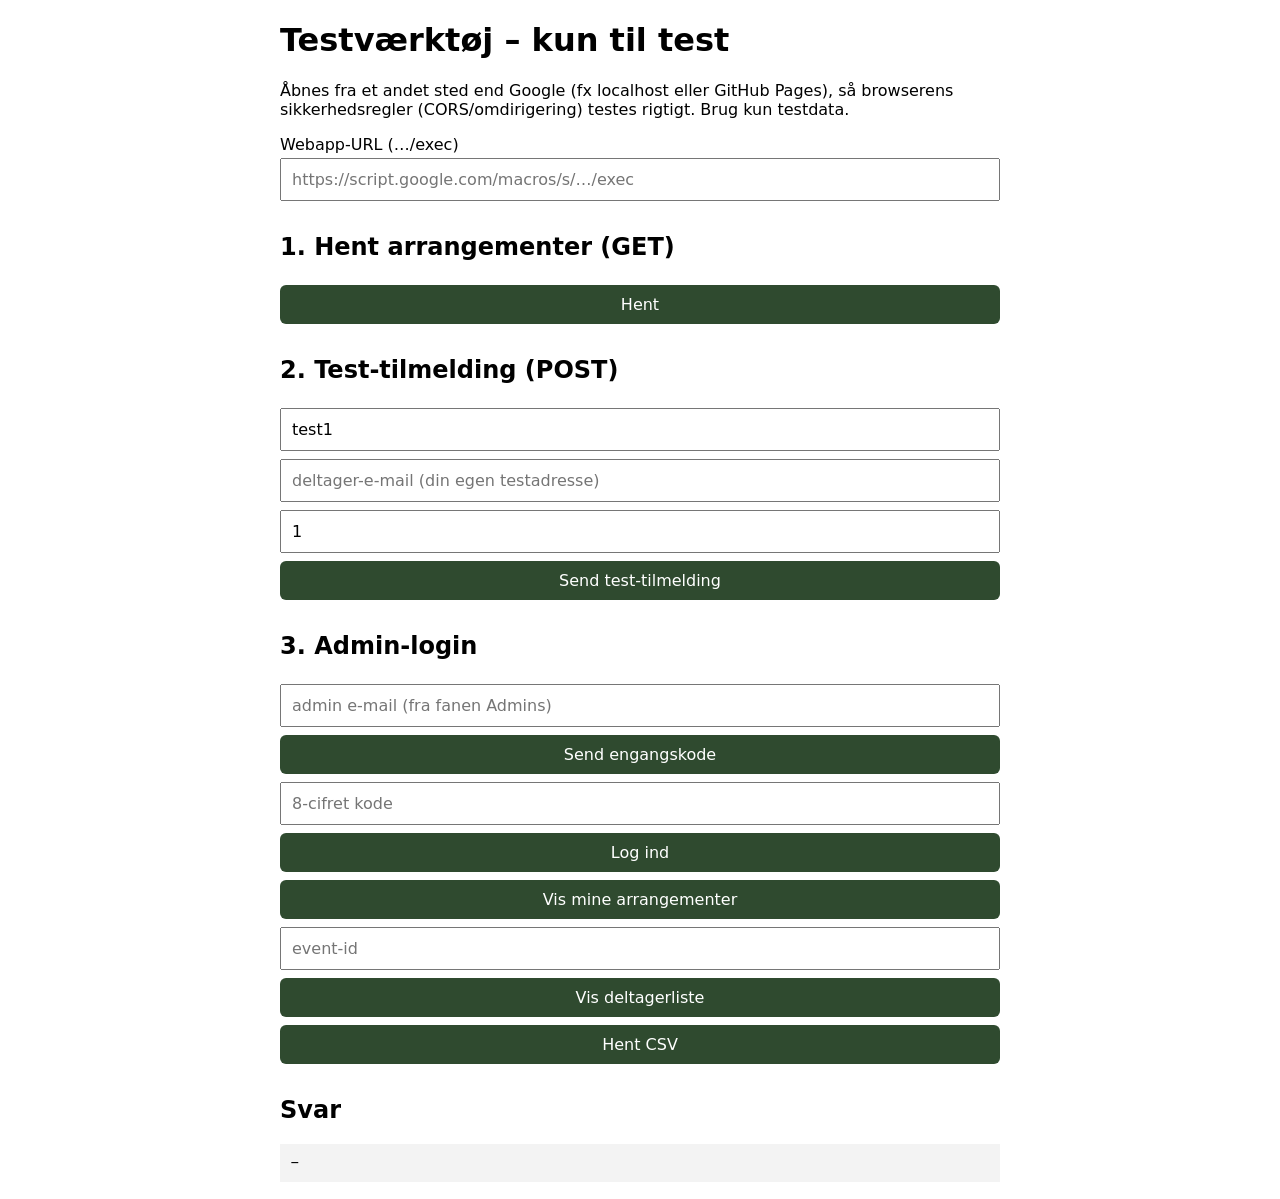
<file: djurslandsveteraner-v4.0/v33-teknik/test-klient.html>
<!doctype html><html lang="da"><head><meta charset="utf-8"><meta name="viewport" content="width=device-width,initial-scale=1">
<title>DV V3.3 – testværktøj (kun test)</title>
<style>body{font:16px system-ui;max-width:720px;margin:16px auto;padding:0 16px}input,button{font:inherit;padding:10px;margin:4px 0;width:100%;box-sizing:border-box}button{background:#2f4a2f;color:#fff;border:0;border-radius:6px}pre{background:#f3f3f3;padding:10px;white-space:pre-wrap;word-break:break-all}h2{margin-top:28px}</style></head><body>
<h1>Testværktøj – kun til test</h1>
<p>Åbnes fra et andet sted end Google (fx localhost eller GitHub Pages), så browserens sikkerhedsregler (CORS/omdirigering) testes rigtigt. Brug kun testdata.</p>
<label>Webapp-URL (…/exec)<input id="url" placeholder="https://script.google.com/macros/s/…/exec"></label>
<h2>1. Hent arrangementer (GET)</h2><button onclick="ev()">Hent</button>
<h2>2. Test-tilmelding (POST)</h2>
<input id="eid" value="test1" placeholder="event-id"><input id="dem" placeholder="deltager-e-mail (din egen testadresse)"><input id="ant" value="1" placeholder="antal">
<button onclick="su()">Send test-tilmelding</button>
<h2>3. Admin-login</h2>
<input id="em" placeholder="admin e-mail (fra fanen Admins)"><button onclick="rc()">Send engangskode</button>
<input id="cd" placeholder="8-cifret kode"><button onclick="vc()">Log ind</button>
<button onclick="ae()">Vis mine arrangementer</button>
<input id="aeid" placeholder="event-id"><button onclick="al()">Vis deltagerliste</button>
<button onclick="cs()">Hent CSV</button>
<h2>Svar</h2><pre id="o">–</pre>
<script>
let TOKEN='';const $=i=>document.getElementById(i);
const show=(l,x)=>{$('o').textContent=l+'\n'+(typeof x==='string'?x:JSON.stringify(x,null,2))};
async function call(l,opt,body){try{const r=await fetch($('url').value.trim()+(opt.q||''),opt.q!==undefined?{}:{method:'POST',headers:{'Content-Type':'text/plain;charset=utf-8'},body:JSON.stringify(body)});
 const t=await r.text();let j;try{j=JSON.parse(t)}catch(e){show(l+' – HTTP '+r.status+' (ikke JSON – læsbart svar mangler?)',t.slice(0,400));return null}
 show(l+' – HTTP '+r.status+' (svar kunne læses)',j);return j}catch(e){show(l+' – NETVÆRKS/CORS-FEJL',String(e));return null}}
const ev=()=>call('GET events',{q:'?action=events'});
const su=()=>call('POST signup',{}, {action:'signup',event_id:$('eid').value,navn:'Test Testesen',email:$('dem').value,tlf:'12345678',antal:Number($('ant').value),bemaerkning:'TEST',website:''});
const rc=()=>call('POST request_code',{}, {action:'request_code',email:$('em').value});
const vc=async()=>{const j=await call('POST verify_code',{}, {action:'verify_code',email:$('em').value,code:$('cd').value});if(j&&j.token)TOKEN=j.token};
const ae=()=>call('POST admin_events',{}, {action:'admin_events',token:TOKEN});
const al=()=>call('POST admin_list',{}, {action:'admin_list',event_id:$('aeid').value,token:TOKEN});
const cs=()=>call('POST admin_csv',{}, {action:'admin_csv',event_id:$('aeid').value,token:TOKEN});
</script></body></html>
</file>
